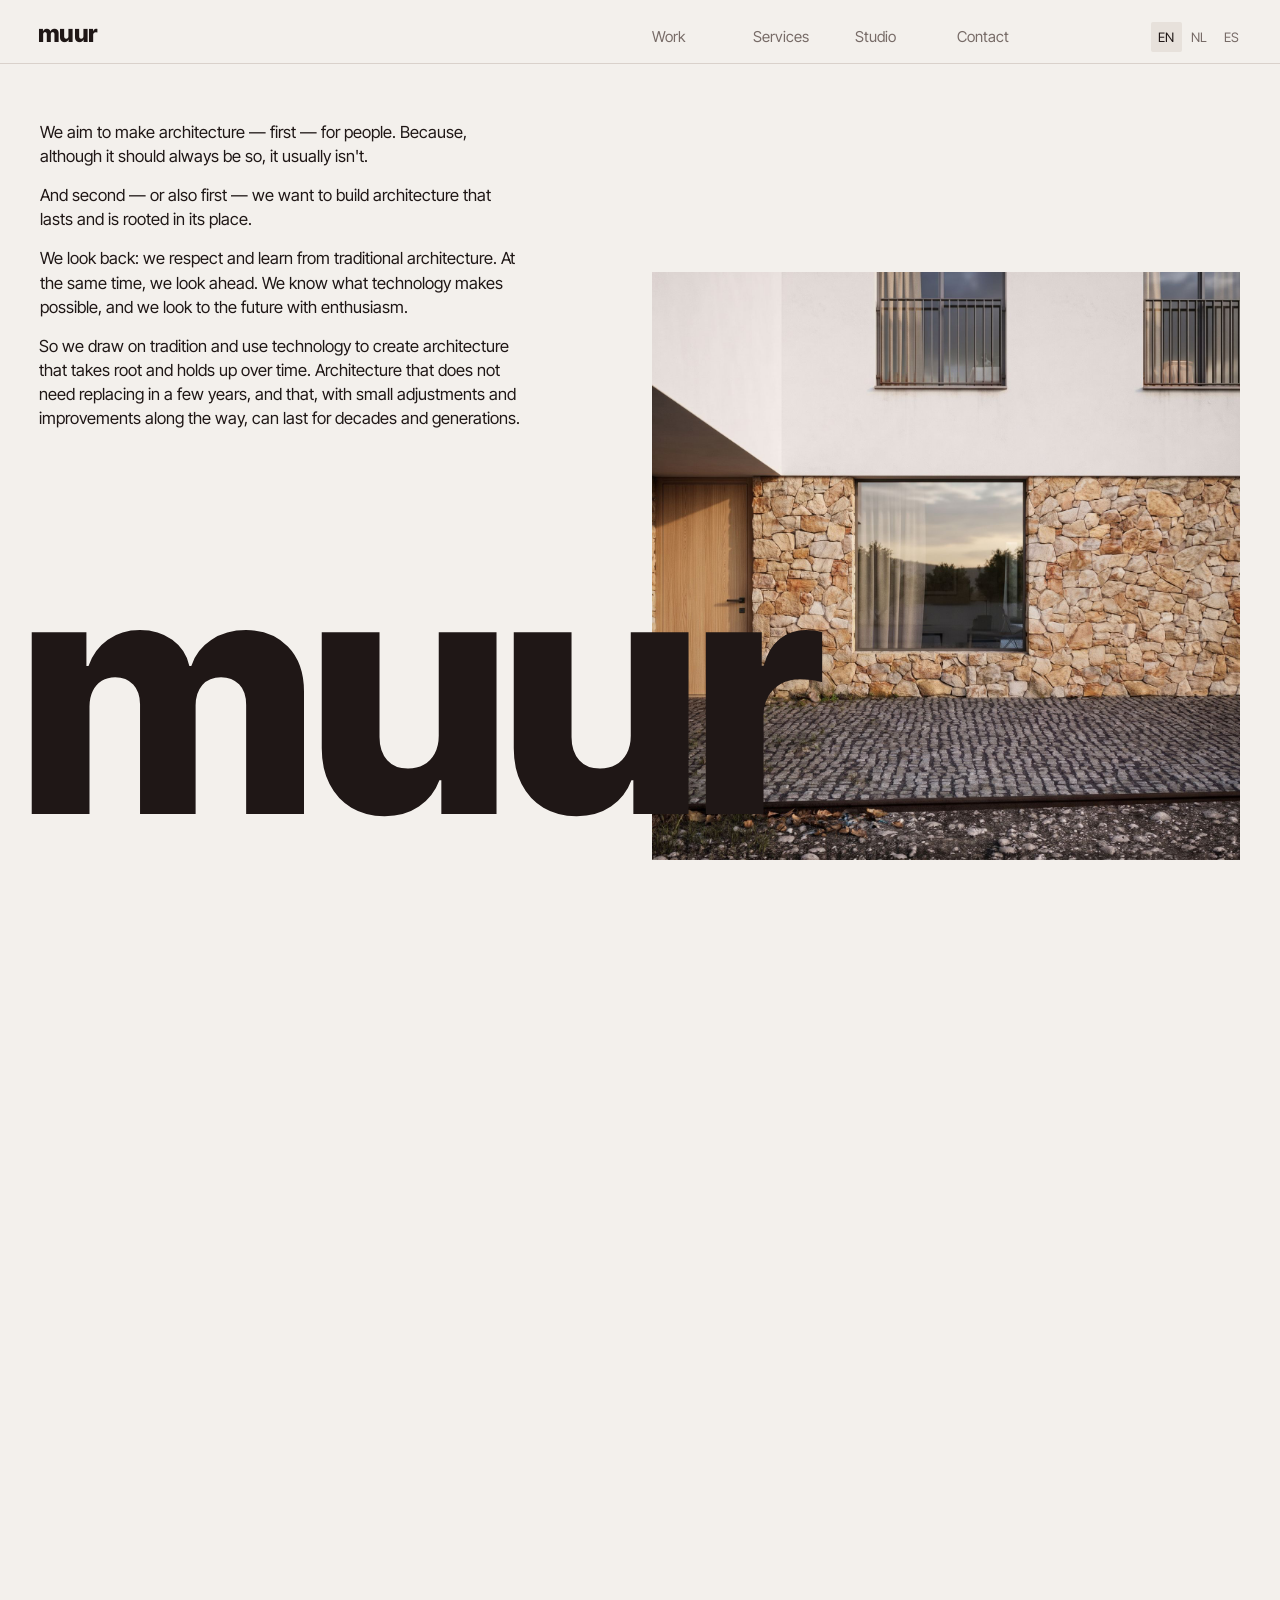
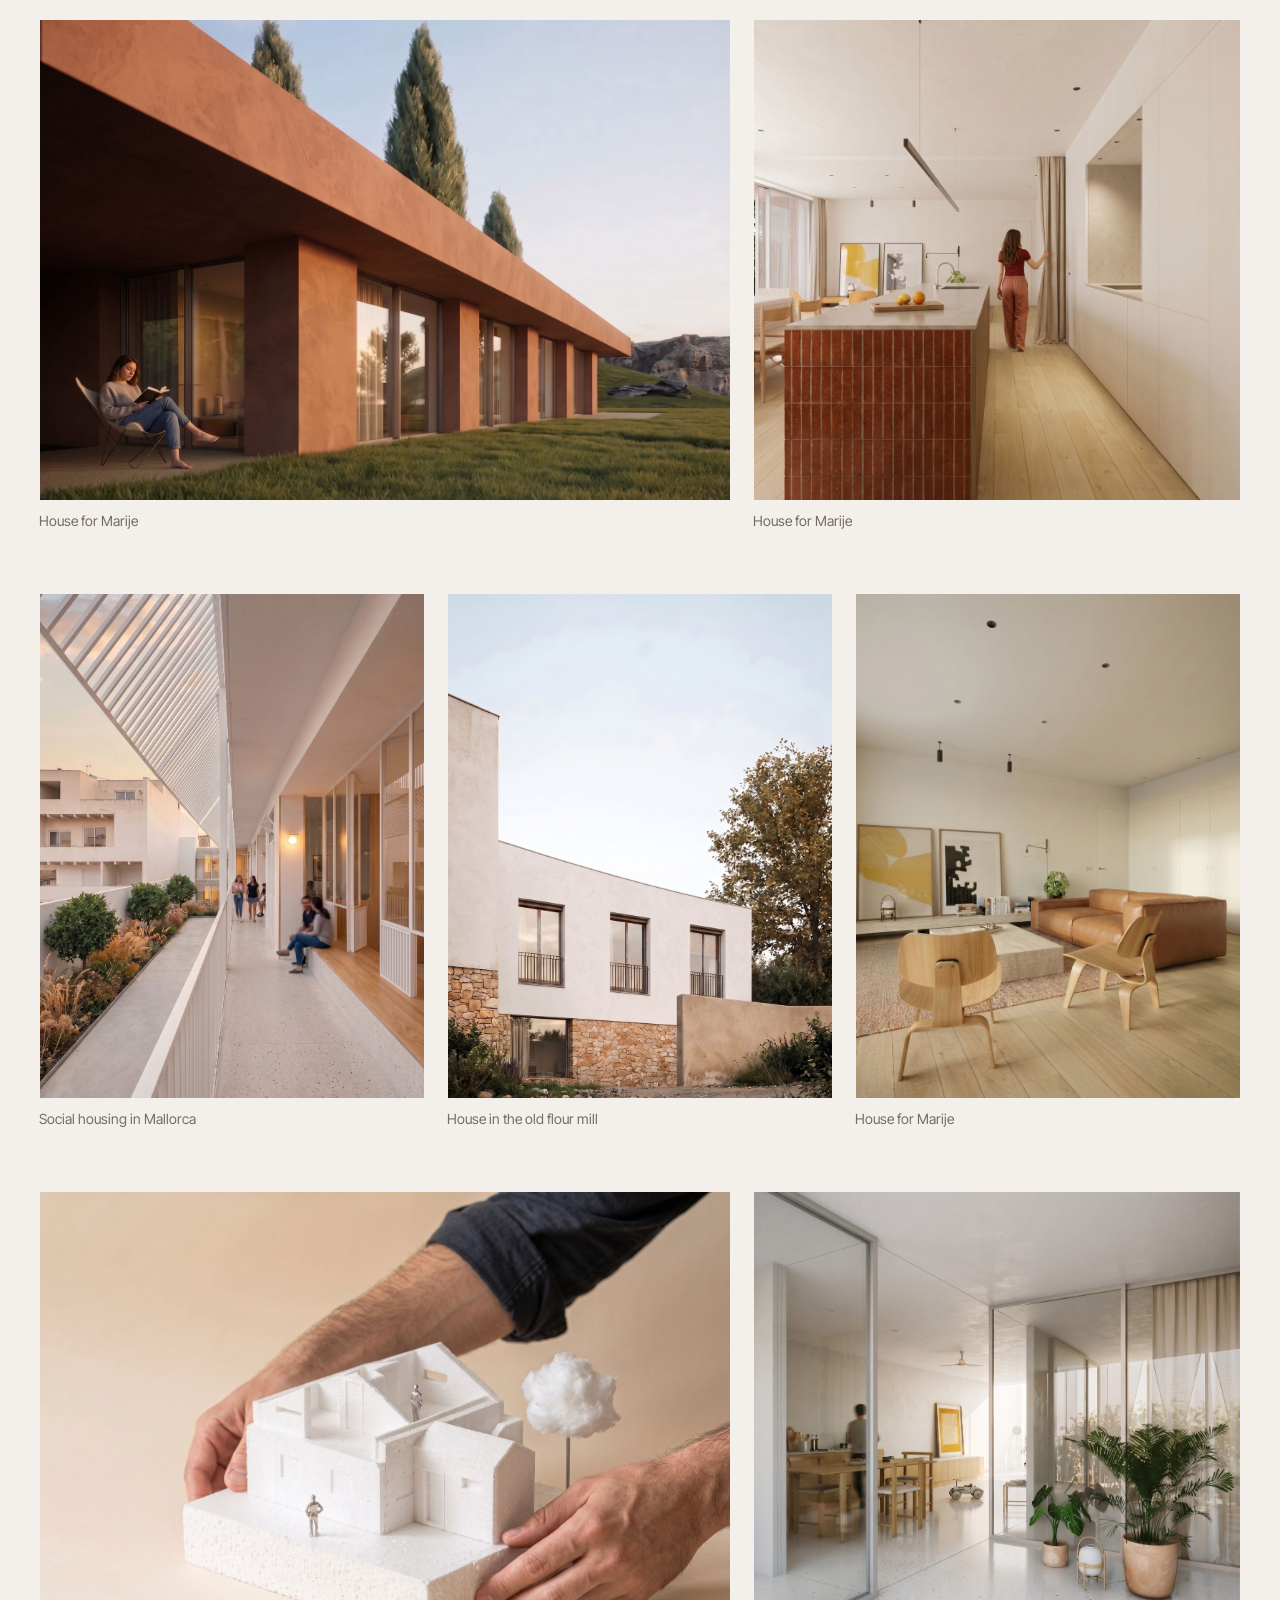
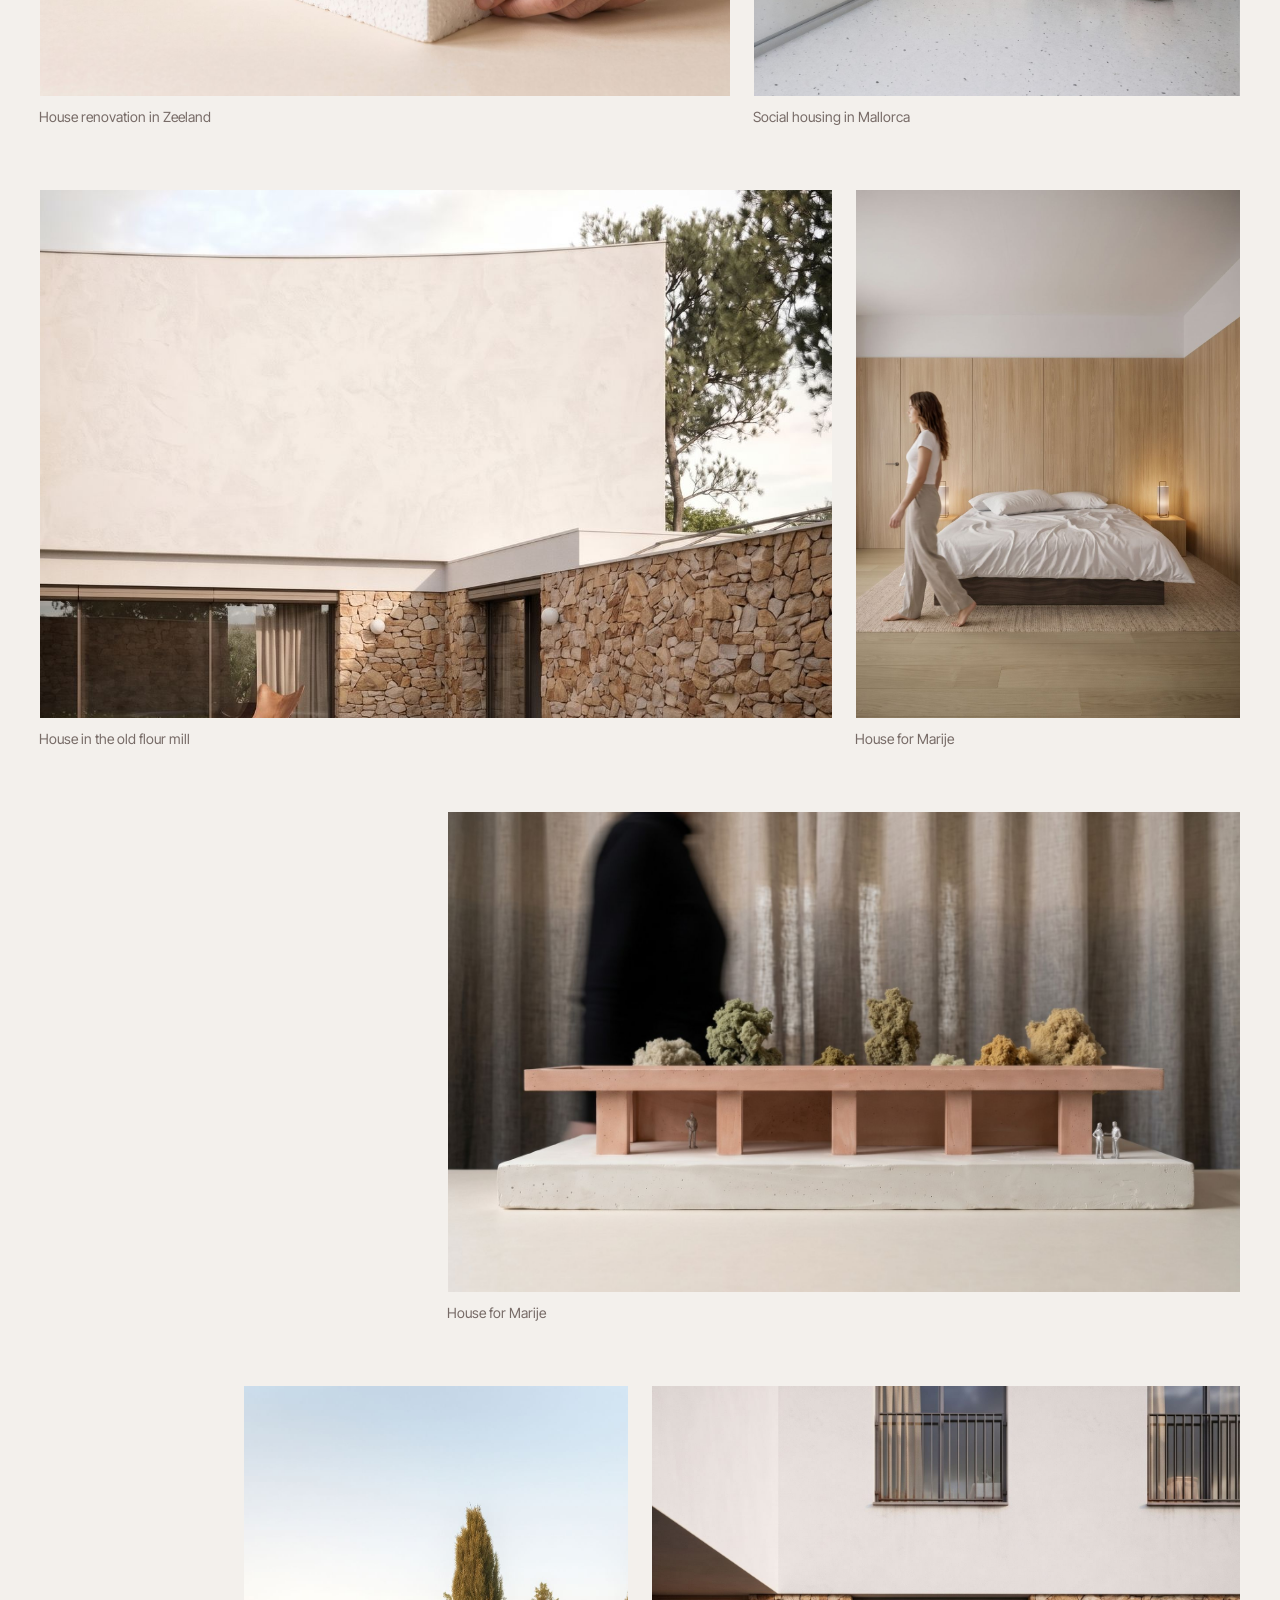
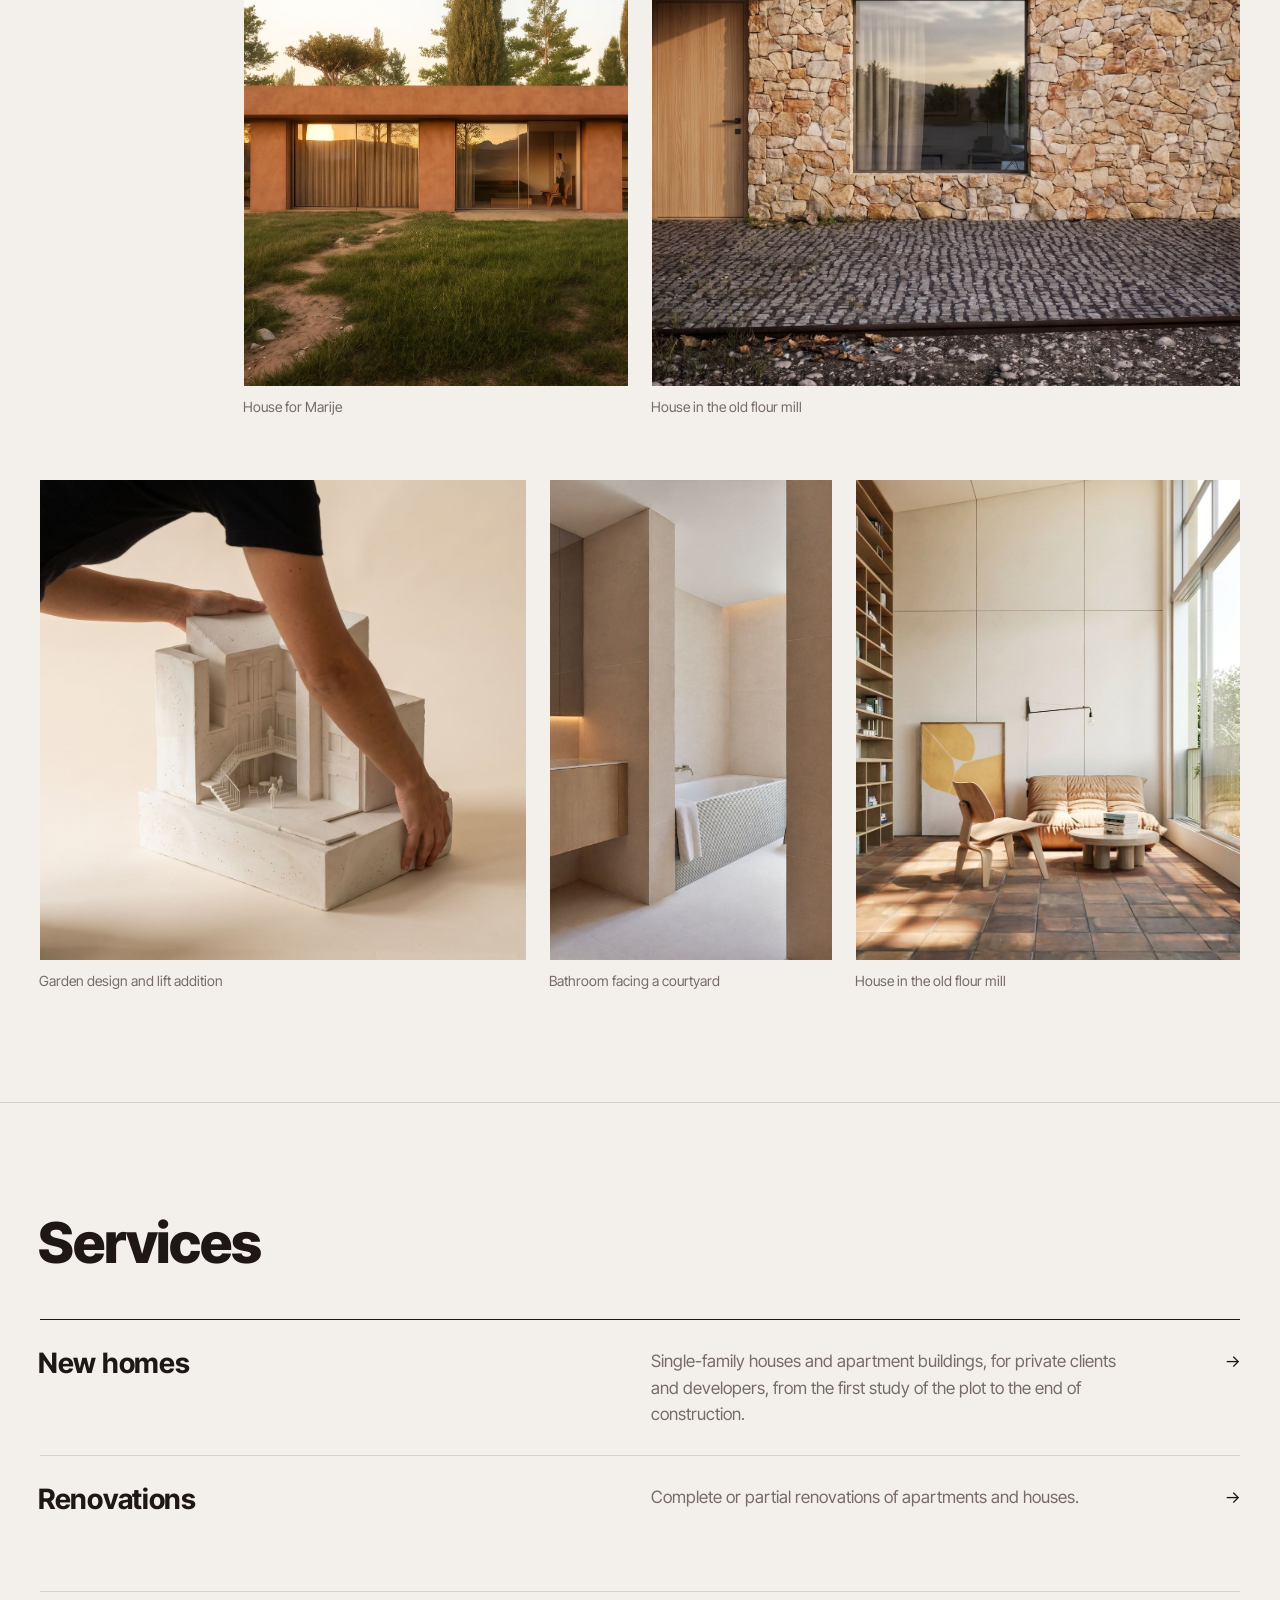
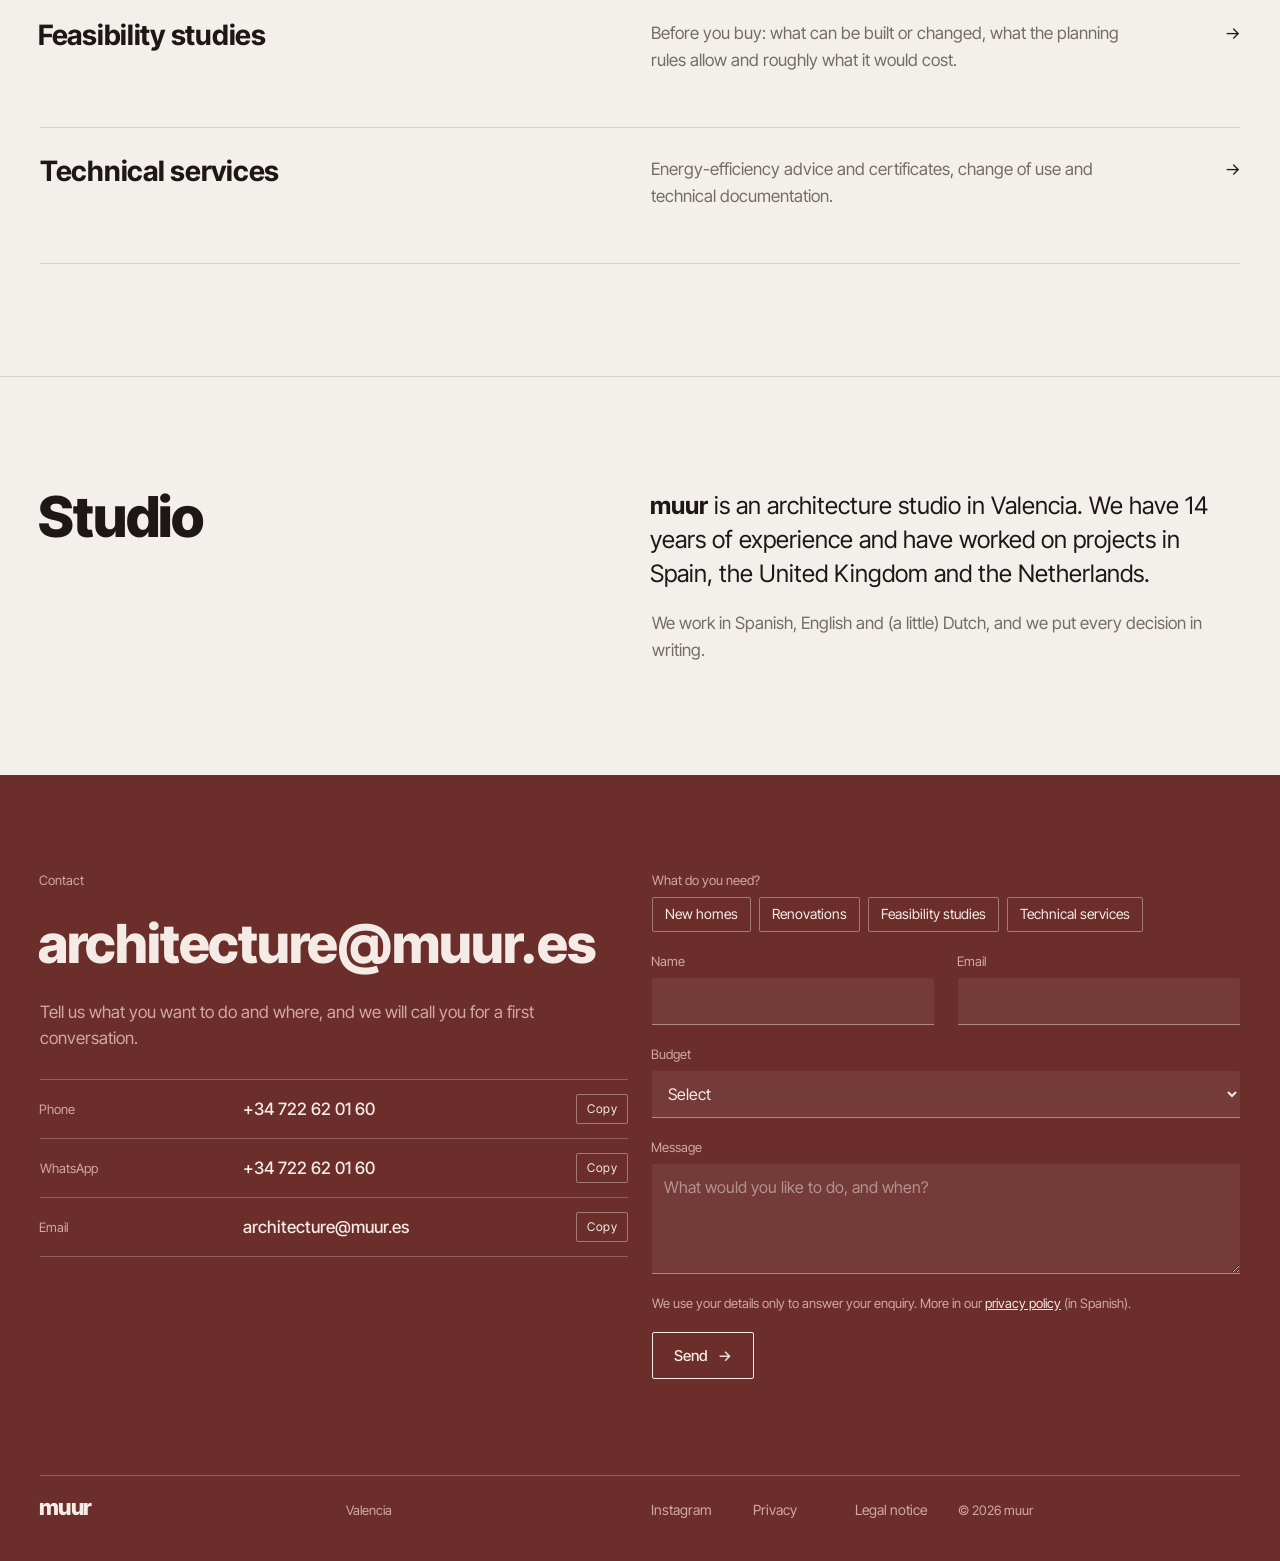
<file: index.html>
<!doctype html>
<html lang="en">
<head>
<meta charset="utf-8">
<meta name="viewport" content="width=device-width, initial-scale=1, viewport-fit=cover">
<title>muur architects</title>
<meta name="description" content="Architecture studio in Valencia. New homes and renovations in the Valencia region, in English, Dutch and Spanish.">
<link rel="icon" href="favicon.svg" type="image/svg+xml">
<link rel="icon" href="favicon-32.png" type="image/png" sizes="32x32">
<link rel="apple-touch-icon" href="apple-touch-icon.png">
<link rel="preconnect" href="https://fonts.googleapis.com">
<link rel="preconnect" href="https://fonts.gstatic.com" crossorigin>
<link rel="stylesheet" href="https://fonts.googleapis.com/css2?family=Inter+Tight:wght@400;500;700;800&display=swap">
<link rel="stylesheet" href="styles.css">
<style>:root { padding-top: env(safe-area-inset-top, 0px); padding-bottom: env(safe-area-inset-bottom, 0px); } body { margin: 0; } [hidden] { display: none !important; }</style>
</head>
<body>
<header class="site-head">
  <div class="pad g12 head-row">
    <a class="logo" href="#top" aria-label="muur, home" data-optical>muur</a>
    <nav class="main" id="main-nav" aria-label="Main"><a href="#work" data-i18n="nav.work" data-optical>Work</a><a href="#services" data-i18n="nav.services" data-optical>Services</a><a href="#studio" data-i18n="nav.studio" data-optical>Studio</a><a href="#contact" data-i18n="nav.contact" data-optical>Contact</a></nav>
    <div class="langs" role="group" aria-label="Language">
      <button type="button" id="lang-en" data-lang="en" aria-pressed="true">EN</button>
      <button type="button" id="lang-nl" data-lang="nl" aria-pressed="false">NL</button>
      <button type="button" id="lang-es" data-lang="es" aria-pressed="false">ES</button>
    </div>
    <button type="button" class="menu-btn" id="menu-btn" aria-expanded="false" aria-controls="main-nav" data-i18n="nav.menu">Menu</button>
  </div>
</header>

<main id="top">
  <section class="wall" id="wall" aria-label="muur">
    <div class="wall-stick">
      <div class="wall-text pad g12">
        <div class="manifesto" id="manifesto">
          <h1 class="sr-only" data-i18n="hero.title">Houses and renovations in the Valencia region.</h1>
          <p class="trim-top" data-i18n="m1">We aim to make architecture — first — for people. Because, although it should always be so, it usually isn't.</p>
          <p data-i18n="m2">And second — or also first — we want to build architecture that lasts and is rooted in its place.</p>
          <p data-i18n="m3">We look back: we respect and learn from traditional architecture. At the same time, we look ahead. We know what technology makes possible, and we look to the future with enthusiasm.</p>
          <p data-i18n="m4">So we draw on tradition and use technology to create architecture that takes root and holds up over time. Architecture that does not need replacing in a few years, and that, with small adjustments and improvements along the way, can last for decades and generations.</p>
        </div>
      </div>
      <div class="wordmark" id="wordmark" aria-hidden="true" data-optical>muur</div>
      <div class="opening" id="opening" role="img" aria-label="Images of the studio's projects">
        <div class="box0" aria-hidden="true"></div>
        <img src="img/cat-ext-01.jpg" alt="" class="on" decoding="async">
        <img src="img/har-ext-01.jpg" alt="" decoding="async">
        <img src="img/vpo-03.jpg" alt="" decoding="async">
        <img src="img/cat-kitchen.jpg" alt="" decoding="async">
        <img src="img/har-ext-04.jpg" alt="" decoding="async">
        <img src="img/vpo-01.jpg" alt="" decoding="async">
        <img src="img/nst-hands.jpg" alt="" decoding="async">
        <img src="img/cat-ext-02.jpg" alt="" decoding="async">
        <img src="img/har-ext-02.jpg" alt="" decoding="async">
        <img src="img/rup-01.jpg" alt="" decoding="async">
        <img src="img/cat-living.jpg" alt="" decoding="async">
        <img src="img/vpo-02.jpg" alt="" decoding="async">
        <img src="img/cat-model.jpg" alt="" decoding="async">
        <img src="img/har-ext-03.jpg" alt="" decoding="async">
        <img src="img/rup-04.jpg" alt="" decoding="async">
        <img src="img/cat-bedroom.jpg" alt="" decoding="async">
        <img src="img/har-int-01.jpg" alt="" decoding="async">
        <img src="img/nst-01.jpg" alt="" decoding="async">
        <img src="img/cal-01.jpg" alt="" decoding="async">
        <img src="img/cal-hands.jpg" alt="" decoding="async" class="final">
      </div>
    </div>
  </section>

  <section id="work" class="pad mosaic" aria-label="Work">
<div class="mrow" style="--k: 0.4"><a class="tile" href="cat.html" style="--c: 1 / 8"><div class="media"><img src="img/cat-ext-02.jpg" alt="Terracotta house with deep overhang and a butterfly chair" loading="lazy"></div><div class="cap"><span data-i18n="cat.title" data-optical>House for Marije</span></div></a><a class="tile" href="cat.html" style="--c: 8 / 13"><div class="media"><img src="img/cat-kitchen.jpg" alt="Kitchen with brick-clad island and oak floor" loading="lazy"></div><div class="cap"><span data-i18n="cat.title" data-optical>House for Marije</span></div></a></div>
<div class="mrow" style="--k: 0.42"><a class="tile" href="vpo.html" style="--c: 1 / 5"><div class="media"><img src="img/vpo-03.jpg" alt="Open gallery with terrazzo floor and wooden benches beside a planted garden, under white slatted screens" loading="lazy"></div><div class="cap"><span data-i18n="vpo.title" data-optical>Social housing in Mallorca</span></div></a><a class="tile" href="har.html" style="--c: 5 / 9"><div class="media"><img src="img/har-ext-01.jpg" alt="White house with dry-stone base and iron balconies" loading="lazy"></div><div class="cap"><span data-i18n="har.title" data-optical>House in the old flour mill</span></div></a><a class="tile" href="cat.html" style="--c: 9 / 13"><div class="media"><img src="img/cat-living.jpg" alt="Living room with leather sofa and plywood chairs" loading="lazy"></div><div class="cap"><span data-i18n="cat.title" data-optical>House for Marije</span></div></a></div>
<div class="mrow" style="--k: 0.42"><a class="tile" href="nst.html" style="--c: 1 / 8"><div class="media"><img src="img/nst-hands.jpg" alt="Hands placing a white foam study model of a gabled house" loading="lazy"></div><div class="cap"><span data-i18n="nst.title" data-optical>House renovation in Zeeland</span></div></a><a class="tile" href="vpo.html" style="--c: 8 / 13"><div class="media"><img src="img/vpo-01.jpg" alt="Flat interior with terrazzo floor, glass partitions, plants and the perforated facade behind a curtain" loading="lazy"></div><div class="cap"><span data-i18n="vpo.title" data-optical>Social housing in Mallorca</span></div></a></div>
<div class="mrow" style="--k: 0.44"><a class="tile" href="har.html" style="--c: 1 / 9"><div class="media"><img src="img/har-ext-04.jpg" alt="Curved white wall and round pool" loading="lazy"></div><div class="cap"><span data-i18n="har.title" data-optical>House in the old flour mill</span></div></a><a class="tile" href="cat.html" style="--c: 9 / 13"><div class="media"><img src="img/cat-bedroom.jpg" alt="Bedroom with oak wall panelling" loading="lazy"></div><div class="cap"><span data-i18n="cat.title" data-optical>House for Marije</span></div></a></div>
<div class="mrow" style="--k: 0.4"><a class="tile" href="cat.html" style="--c: 5 / 13"><div class="media"><img src="img/cat-model.jpg" alt="Terracotta study model of a single-storey house with a deep roof and pillars" loading="lazy"></div><div class="cap"><span data-i18n="cat.title" data-optical>House for Marije</span></div></a></div>
<div class="mrow" style="--k: 0.5"><a class="tile" href="cat.html" style="--c: 3 / 7"><div class="media"><img src="img/cat-ext-01.jpg" alt="Terracotta single-storey house among cypress trees at sunset" loading="lazy"></div><div class="cap"><span data-i18n="cat.title" data-optical>House for Marije</span></div></a><a class="tile" href="har.html" style="--c: 7 / 13"><div class="media"><img src="img/har-ext-02.jpg" alt="Stone base, oak door and cobbled forecourt" loading="lazy"></div><div class="cap"><span data-i18n="har.title" data-optical>House in the old flour mill</span></div></a></div>
<div class="mrow" style="--k: 0.4"><div class="tile" style="--c: 1 / 6"><div class="media"><img src="img/cal-hands.jpg" alt="Hands holding the white study model of the courtyard building" loading="lazy"></div><div class="cap"><span data-i18n="cal.title" data-optical>Garden design and lift addition</span></div></div><div class="tile" style="--c: 6 / 9"><div class="media"><img src="img/rup-04.jpg" alt="Vanity and bath seen between two walls" loading="lazy"></div><div class="cap"><span data-i18n="rup.title" data-optical>Bathroom facing a courtyard</span></div></div><a class="tile" href="har.html" style="--c: 9 / 13"><div class="media"><img src="img/har-int-01.jpg" alt="Double-height study with a tall bookcase, terracotta floor and a large window" loading="lazy"></div><div class="cap"><span data-i18n="har.title" data-optical>House in the old flour mill</span></div></a></div>
  </section>

  <section id="services" class="pad sec">
    <div class="g12 sec-row"><h2 class="trim-top" data-i18n="nav.services" data-optical>Services</h2></div>
    <ul class="svc-list">
<li><a class="svc" href="#contact" data-service="s1"><h3 class="trim-top" data-i18n="s1.title">New homes</h3><p class="trim-top" data-i18n="s1.text">Single-family houses and apartment buildings, for private clients and developers, from the first study of the plot to the end of construction.</p><span class="arrow" aria-hidden="true">→</span></a></li>
<li><a class="svc" href="#contact" data-service="s2"><h3 class="trim-top" data-i18n="s2.title">Renovations</h3><p class="trim-top" data-i18n="s2.text">Complete or partial renovations of apartments and houses.</p><span class="arrow" aria-hidden="true">→</span></a></li>
<li><a class="svc" href="#contact" data-service="s3"><h3 class="trim-top" data-i18n="s3.title">Feasibility studies</h3><p class="trim-top" data-i18n="s3.text">Before you buy: what can be built or changed, what the planning rules allow and roughly what it would cost.</p><span class="arrow" aria-hidden="true">→</span></a></li>
<li><a class="svc" href="#contact" data-service="s4"><h3 class="trim-top" data-i18n="s4.title">Technical services</h3><p class="trim-top" data-i18n="s4.text">Energy-efficiency advice and certificates, change of use and technical documentation.</p><span class="arrow" aria-hidden="true">→</span></a></li>
    </ul>
  </section>

  <section id="studio" class="pad sec">
    <div class="g12 studio">
      <h2 class="trim-top" data-i18n="nav.studio" data-optical>Studio</h2>
      <div class="studio-text"><p class="lead trim-top" data-i18n="studio.p1"><strong>muur</strong> is an architecture studio in Valencia. We have 14 years of experience and have worked on projects in Spain, the United Kingdom and the Netherlands.</p><p data-i18n="studio.p2">We work in Spanish, English and (a little) Dutch, and we put every decision in writing.</p></div>
    </div>
  </section>

<section class="contact pad" id="contact">
  <div class="g12 contact-grid">
    <div class="contact-left">
      <span class="small trim-top" data-i18n="nav.contact">Contact</span>
      <div class="big-mail" id="v-mail" data-optical>architecture@muur.es</div>
      <p data-i18n="contact.text">Tell us what you want to do and where, and we will call you for a first conversation.</p>
      <div class="lines">
        <div class="line"><span class="small" data-i18n="ch.phone">Phone</span><span class="val" id="v-tel">+34 722 62 01 60</span><button class="copy" type="button" data-copy="v-tel" data-i18n="copy">Copy</button></div>
        <div class="line"><span class="small" data-i18n="ch.wa">WhatsApp</span><span class="val" id="v-wa">+34 722 62 01 60</span><button class="copy" type="button" data-copy="v-wa" data-i18n="copy">Copy</button></div>
        <div class="line"><span class="small" data-i18n="ch.email">Email</span><span class="val">architecture@muur.es</span><button class="copy" type="button" data-copy="v-mail" data-i18n="copy">Copy</button></div>
      </div>
    </div>
    <form class="enquiry" id="enquiry" name="contact" method="POST" data-netlify="true" netlify-honeypot="company" novalidate>
      <input type="hidden" name="form-name" value="contact">
      <p class="hp" aria-hidden="true"><label>Company <input name="company" tabindex="-1" autocomplete="off"></label></p>
      <div class="field full"><span class="small trim-top" data-i18n="f.type">What do you need?</span><div class="chips" role="group" aria-label="Project type"><label><input type="radio" name="ptype" id="pt-s1" value="s1"><span data-i18n="s1.title">New homes</span></label><label><input type="radio" name="ptype" id="pt-s2" value="s2"><span data-i18n="s2.title">Renovations</span></label><label><input type="radio" name="ptype" id="pt-s3" value="s3"><span data-i18n="s3.title">Feasibility studies</span></label><label><input type="radio" name="ptype" id="pt-s4" value="s4"><span data-i18n="s4.title">Technical services</span></label></div></div>
      <div class="field"><label class="small" for="f-name" data-i18n="f.name">Name</label><input id="f-name" name="name" autocomplete="name"></div>
      <div class="field"><label class="small" for="f-email" data-i18n="f.email">Email</label><input id="f-email" name="email" type="email" autocomplete="email"></div>
      <div class="field full"><label class="small" for="f-budget" data-i18n="f.budget">Budget</label><select id="f-budget" name="budget"><option value="" data-i18n="b0">Select</option><option value="b1" data-i18n="b1">Up to €100,000</option><option value="b2" data-i18n="b2">€100,000 – 250,000</option><option value="b3" data-i18n="b3">€250,000 – 500,000</option><option value="b4" data-i18n="b4">More than €500,000</option></select></div>
      <div class="field full"><label class="small" for="f-msg" data-i18n="f.msg">Message</label><textarea id="f-msg" name="message" placeholder="What would you like to do, and when?" data-i18n-ph="f.msg.ph"></textarea></div>
      <p class="small form-privacy full" data-i18n="f.privacy">We use your details only to answer your enquiry. More in our <a href="privacidad.html">privacy policy</a> (in Spanish).</p>
      <div class="submit-row full">
        <button class="btn btn-onbrand" type="submit"><span data-i18n="f.send">Send</span> <span class="arrow" aria-hidden="true">→</span></button>
        <span class="form-note" id="form-note" role="status" aria-live="polite"></span>
      </div>
    </form>
  </div>
  <footer class="foot g12">
    <span class="logo" data-optical>muur</span>
    <span class="small">Valencia</span>
    <nav aria-label="Footer"><a href="https://www.instagram.com/muur_architects" target="_blank" rel="noopener">Instagram</a><a href="privacidad.html" data-i18n="foot.privacy">Privacy</a><a href="aviso-legal.html" data-i18n="foot.legal">Legal notice</a></nav>
    <span class="small">© 2026 muur</span>
  </footer>
</section>
</main>


<script src="site.js"></script>
</body>
</html>
</file>
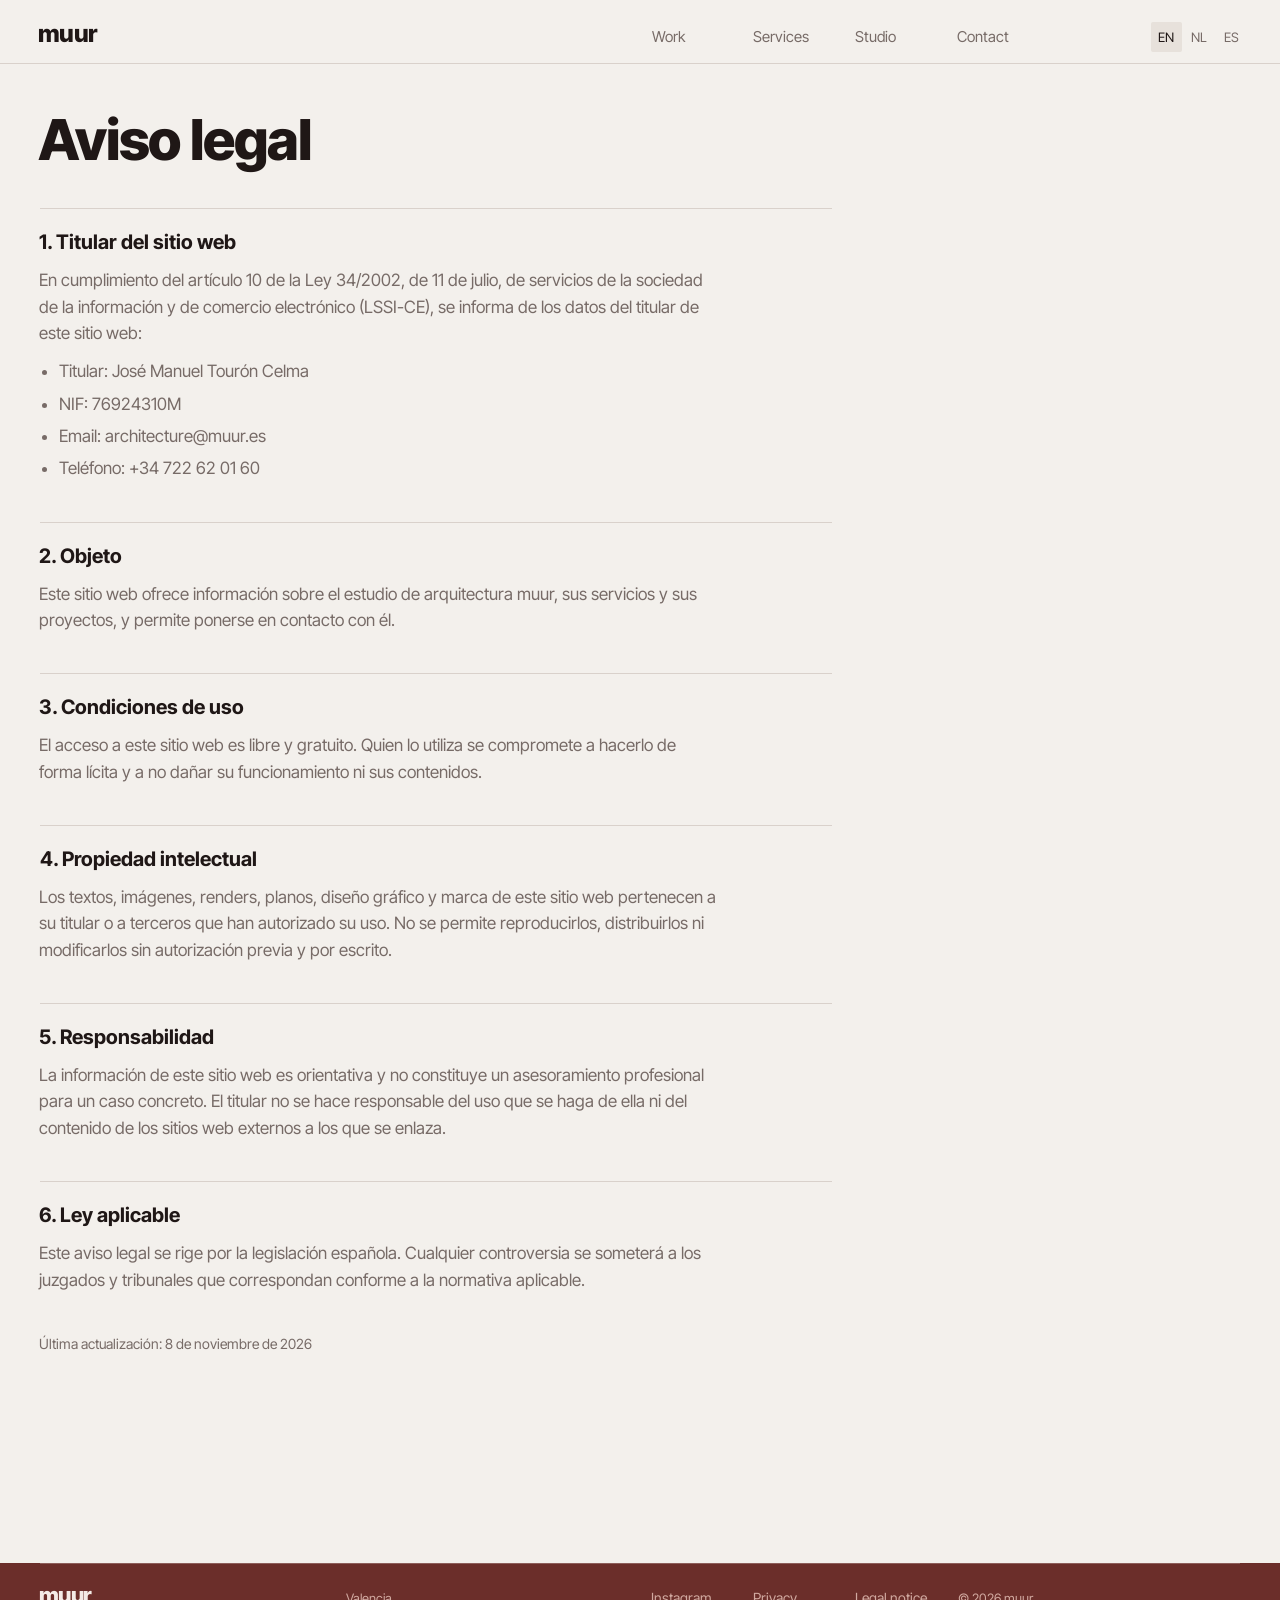
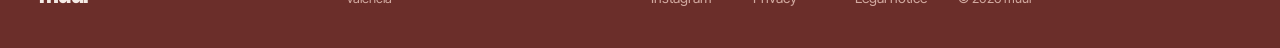
<file: aviso-legal.html>
<!doctype html>
<html lang="es">
<head>
<meta charset="utf-8">
<meta name="viewport" content="width=device-width, initial-scale=1, viewport-fit=cover">
<title>Aviso legal · muur architects</title>
<meta name="robots" content="noindex">
<meta name="description" content="Architecture studio in Valencia. New homes and renovations in the Valencia region, in English, Dutch and Spanish.">
<link rel="icon" href="favicon.svg" type="image/svg+xml">
<link rel="icon" href="favicon-32.png" type="image/png" sizes="32x32">
<link rel="apple-touch-icon" href="apple-touch-icon.png">
<link rel="preconnect" href="https://fonts.googleapis.com">
<link rel="preconnect" href="https://fonts.gstatic.com" crossorigin>
<link rel="stylesheet" href="https://fonts.googleapis.com/css2?family=Inter+Tight:wght@400;500;700;800&display=swap">
<link rel="stylesheet" href="styles.css">
<style>:root { padding-top: env(safe-area-inset-top, 0px); padding-bottom: env(safe-area-inset-bottom, 0px); } body { margin: 0; } [hidden] { display: none !important; }</style>
</head>
<body>
<header class="site-head">
  <div class="pad g12 head-row">
    <a class="logo" href="index.html" aria-label="muur, home" data-optical>muur</a>
    <nav class="main" id="main-nav" aria-label="Main"><a href="index.html#work" data-i18n="nav.work" data-optical>Work</a><a href="index.html#services" data-i18n="nav.services" data-optical>Services</a><a href="index.html#studio" data-i18n="nav.studio" data-optical>Studio</a><a href="index.html#contact" data-i18n="nav.contact" data-optical>Contact</a></nav>
    <div class="langs" role="group" aria-label="Language">
      <button type="button" id="lang-en" data-lang="en" aria-pressed="true">EN</button>
      <button type="button" id="lang-nl" data-lang="nl" aria-pressed="false">NL</button>
      <button type="button" id="lang-es" data-lang="es" aria-pressed="false">ES</button>
    </div>
    <button type="button" class="menu-btn" id="menu-btn" aria-expanded="false" aria-controls="main-nav" data-i18n="nav.menu">Menu</button>
  </div>
</header>
<main id="top" class="pad legal">
  <div class="g12">
    <div class="legal-body" lang="es">
      <h1 data-optical>Aviso legal</h1>

<section><h2>1. Titular del sitio web</h2>
<p>En cumplimiento del artículo 10 de la Ley 34/2002, de 11 de julio, de servicios de la sociedad de la información y de comercio electrónico (LSSI-CE), se informa de los datos del titular de este sitio web:</p>
<ul>
<li>Titular: José Manuel Tourón Celma</li>
<li>NIF: 76924310M</li>
<li>Email: architecture@muur.es</li>
<li>Teléfono: +34 722 62 01 60</li>
</ul></section>
<section><h2>2. Objeto</h2>
<p>Este sitio web ofrece información sobre el estudio de arquitectura muur, sus servicios y sus proyectos, y permite ponerse en contacto con él.</p></section>
<section><h2>3. Condiciones de uso</h2>
<p>El acceso a este sitio web es libre y gratuito. Quien lo utiliza se compromete a hacerlo de forma lícita y a no dañar su funcionamiento ni sus contenidos.</p></section>
<section><h2>4. Propiedad intelectual</h2>
<p>Los textos, imágenes, renders, planos, diseño gráfico y marca de este sitio web pertenecen a su titular o a terceros que han autorizado su uso. No se permite reproducirlos, distribuirlos ni modificarlos sin autorización previa y por escrito.</p></section>
<section><h2>5. Responsabilidad</h2>
<p>La información de este sitio web es orientativa y no constituye un asesoramiento profesional para un caso concreto. El titular no se hace responsable del uso que se haga de ella ni del contenido de los sitios web externos a los que se enlaza.</p></section>
<section><h2>6. Ley aplicable</h2>
<p>Este aviso legal se rige por la legislación española. Cualquier controversia se someterá a los juzgados y tribunales que correspondan conforme a la normativa aplicable.</p></section>
<p class="updated">Última actualización: 8 de noviembre de 2026</p>

    </div>
  </div>
</main>
<section class="contact pad"><footer class="foot g12">
    <span class="logo" data-optical>muur</span>
    <span class="small">Valencia</span>
    <nav aria-label="Footer"><a href="https://www.instagram.com/muur_architects" target="_blank" rel="noopener">Instagram</a><a href="privacidad.html" data-i18n="foot.privacy">Privacy</a><a href="aviso-legal.html" data-i18n="foot.legal">Legal notice</a></nav>
    <span class="small">© 2026 muur</span>
  </footer></section>
<script src="site.js"></script>
</body>
</html>
</file>
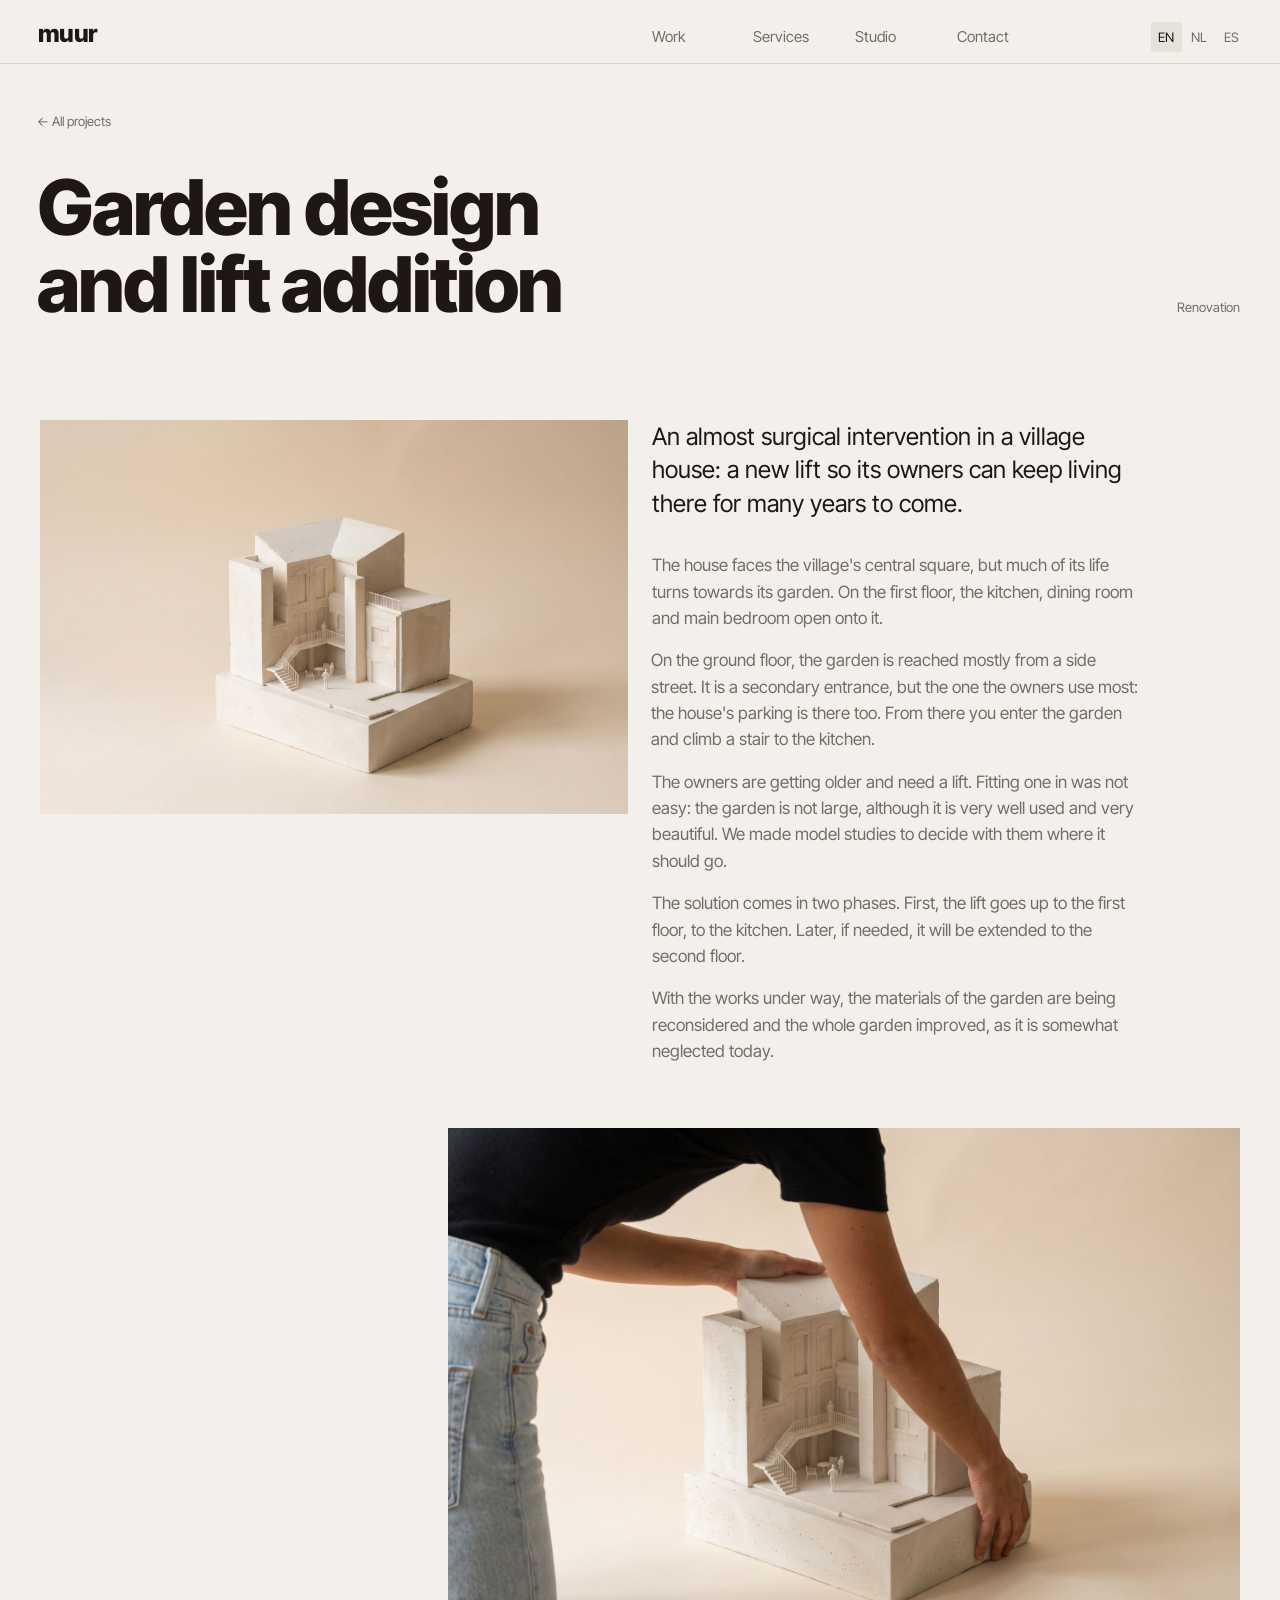
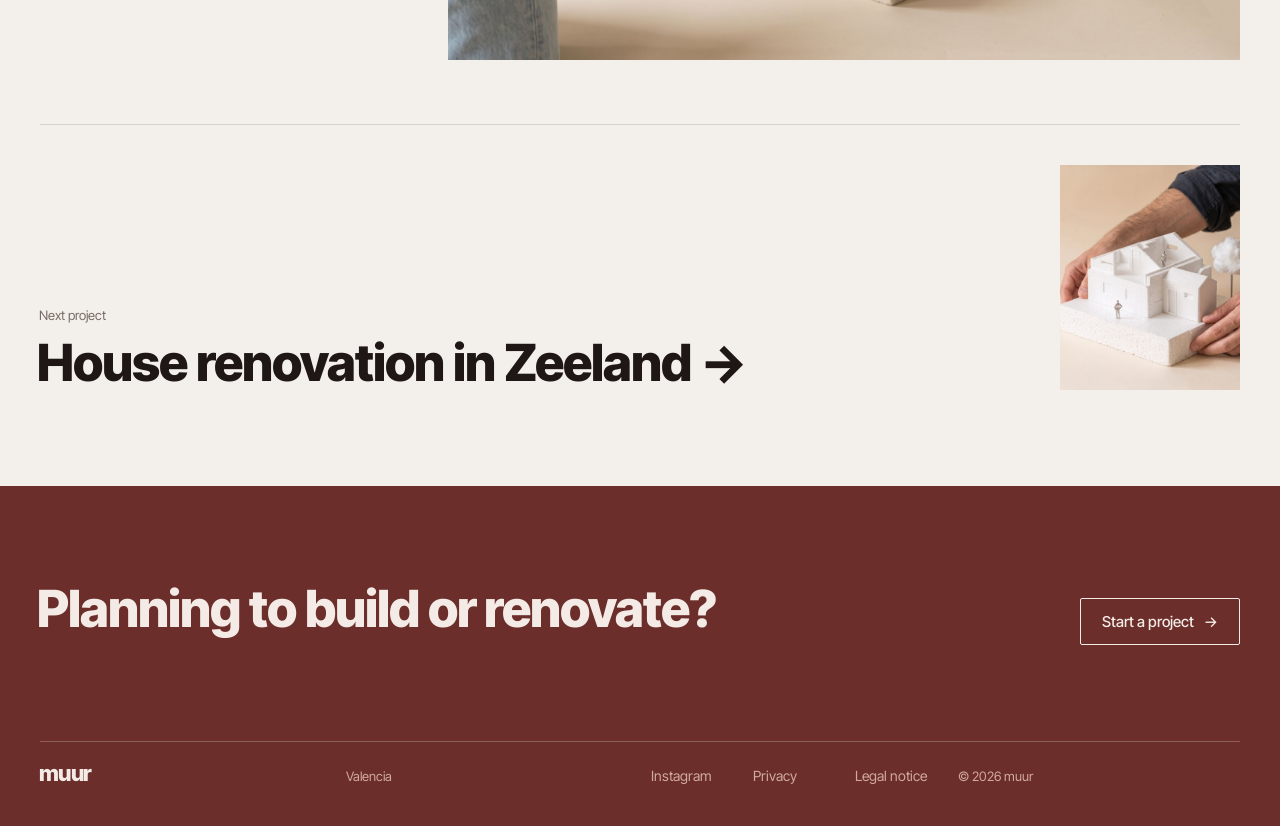
<file: cal.html>
<!doctype html>
<html lang="en">
<head>
<meta charset="utf-8">
<meta name="robots" content="noindex, nofollow">
<meta name="viewport" content="width=device-width, initial-scale=1, viewport-fit=cover">
<title>Garden design and lift addition · muur architects</title>
<meta name="description" content="Architecture studio in Valencia. New homes and renovations in the Valencia region, in English, Dutch and Spanish.">
<link rel="icon" href="favicon.svg" type="image/svg+xml">
<link rel="icon" href="favicon-32.png" type="image/png" sizes="32x32">
<link rel="apple-touch-icon" href="apple-touch-icon.png">
<link rel="preconnect" href="https://fonts.googleapis.com">
<link rel="preconnect" href="https://fonts.gstatic.com" crossorigin>
<link rel="stylesheet" href="https://fonts.googleapis.com/css2?family=Inter+Tight:wght@400;500;700;800&display=swap">
<link rel="stylesheet" href="styles.css">
<style>:root { padding-top: env(safe-area-inset-top, 0px); padding-bottom: env(safe-area-inset-bottom, 0px); } body { margin: 0; } [hidden] { display: none !important; }</style>
</head>
<body>
<header class="site-head">
  <div class="pad g12 head-row">
    <a class="logo" href="index.html" aria-label="muur, home" data-optical>muur</a>
    <nav class="main" id="main-nav" aria-label="Main"><a href="index.html#work" data-i18n="nav.work" data-optical>Work</a><a href="index.html#services" data-i18n="nav.services" data-optical>Services</a><a href="index.html#studio" data-i18n="nav.studio" data-optical>Studio</a><a href="index.html#contact" data-i18n="nav.contact" data-optical>Contact</a></nav>
    <div class="langs" role="group" aria-label="Language">
      <button type="button" id="lang-en" data-lang="en" aria-pressed="true">EN</button>
      <button type="button" id="lang-nl" data-lang="nl" aria-pressed="false">NL</button>
      <button type="button" id="lang-es" data-lang="es" aria-pressed="false">ES</button>
    </div>
    <button type="button" class="menu-btn" id="menu-btn" aria-expanded="false" aria-controls="main-nav" data-i18n="nav.menu">Menu</button>
  </div>
</header>

<main id="top">
  <div class="pad p-top">
    <a class="back small" href="index.html#work" data-optical>← <span data-i18n="p.all">All projects</span></a>
    <div class="g12 p-head">
      <div class="p-titles"><h1 data-i18n="cal.title" data-optical>Garden design and lift addition</h1></div>
      <span class="small p-type" data-i18n="type.ren">Renovation</span>
    </div>
  </div>

  <div class="pad g12 p-main">
    <p class="intro trim-top" data-i18n="cal.intro">An almost surgical intervention in a village house: a new lift so its owners can keep living there for many years to come.</p>
    <div class="body"><p class="trim-top" data-i18n="cal.b1">The house faces the village's central square, but much of its life turns towards its garden. On the first floor, the kitchen, dining room and main bedroom open onto it.</p><p data-i18n="cal.b2">On the ground floor, the garden is reached mostly from a side street. It is a secondary entrance, but the one the owners use most: the house's parking is there too. From there you enter the garden and climb a stair to the kitchen.</p><p data-i18n="cal.b3">The owners are getting older and need a lift. Fitting one in was not easy: the garden is not large, although it is very well used and very beautiful. We made model studies to decide with them where it should go.</p><p data-i18n="cal.b4">The solution comes in two phases. First, the lift goes up to the first floor, to the kitchen. Later, if needed, it will be extended to the second floor.</p><p data-i18n="cal.b5">With the works under way, the materials of the garden are being reconsidered and the whole garden improved, as it is somewhat neglected today.</p></div>
    <div class="p-lead"><img src="img/cal-01.jpg" alt="White study model of a building with arched facade, courtyard and outdoor stair" loading="eager"></div>
  </div>

  <div class="pad mosaic p-gallery">
<div class="mrow nocap free"><figure class="tile" style="--c: 5 / 13"><div class="media"><img src="img/cal-hands.jpg" alt="Hands holding the white study model of the courtyard building" loading="lazy"></div><div class="cap"><span data-i18n="cal.title" data-optical>Garden design and lift addition</span></div></figure></div>
  </div>

  <div class="pad">
    <a class="g12 p-next" href="nst.html">
      <span class="nx-text"><span class="small" data-i18n="p.next">Next project</span><span class="nx-name" data-optical><span data-i18n="nst.title">House renovation in Zeeland</span> <span class="arrow" aria-hidden="true">→</span></span></span>
      <span class="nx-img"><img src="img/nst-hands.jpg" alt="Hands placing a white foam study model of a gabled house" loading="lazy"></span>
    </a>
  </div>

<section class="contact pad">
  <div class="g12 cta-row">
    <h2 class="trim-top" data-i18n="p.cta.title">Planning to build or renovate?</h2>
    <a class="btn btn-onbrand" href="index.html#contact"><span data-i18n="p.cta">Start a project</span> <span class="arrow" aria-hidden="true">→</span></a>
  </div>
  <footer class="foot g12">
    <span class="logo" data-optical>muur</span>
    <span class="small">Valencia</span>
    <nav aria-label="Footer"><a href="https://www.instagram.com/muur_architects" target="_blank" rel="noopener">Instagram</a><a href="privacidad.html" data-i18n="foot.privacy">Privacy</a><a href="aviso-legal.html" data-i18n="foot.legal">Legal notice</a></nav>
    <span class="small">© 2026 muur</span>
  </footer>
</section>
</main>

<script src="site.js"></script>
</body>
</html>
</file>
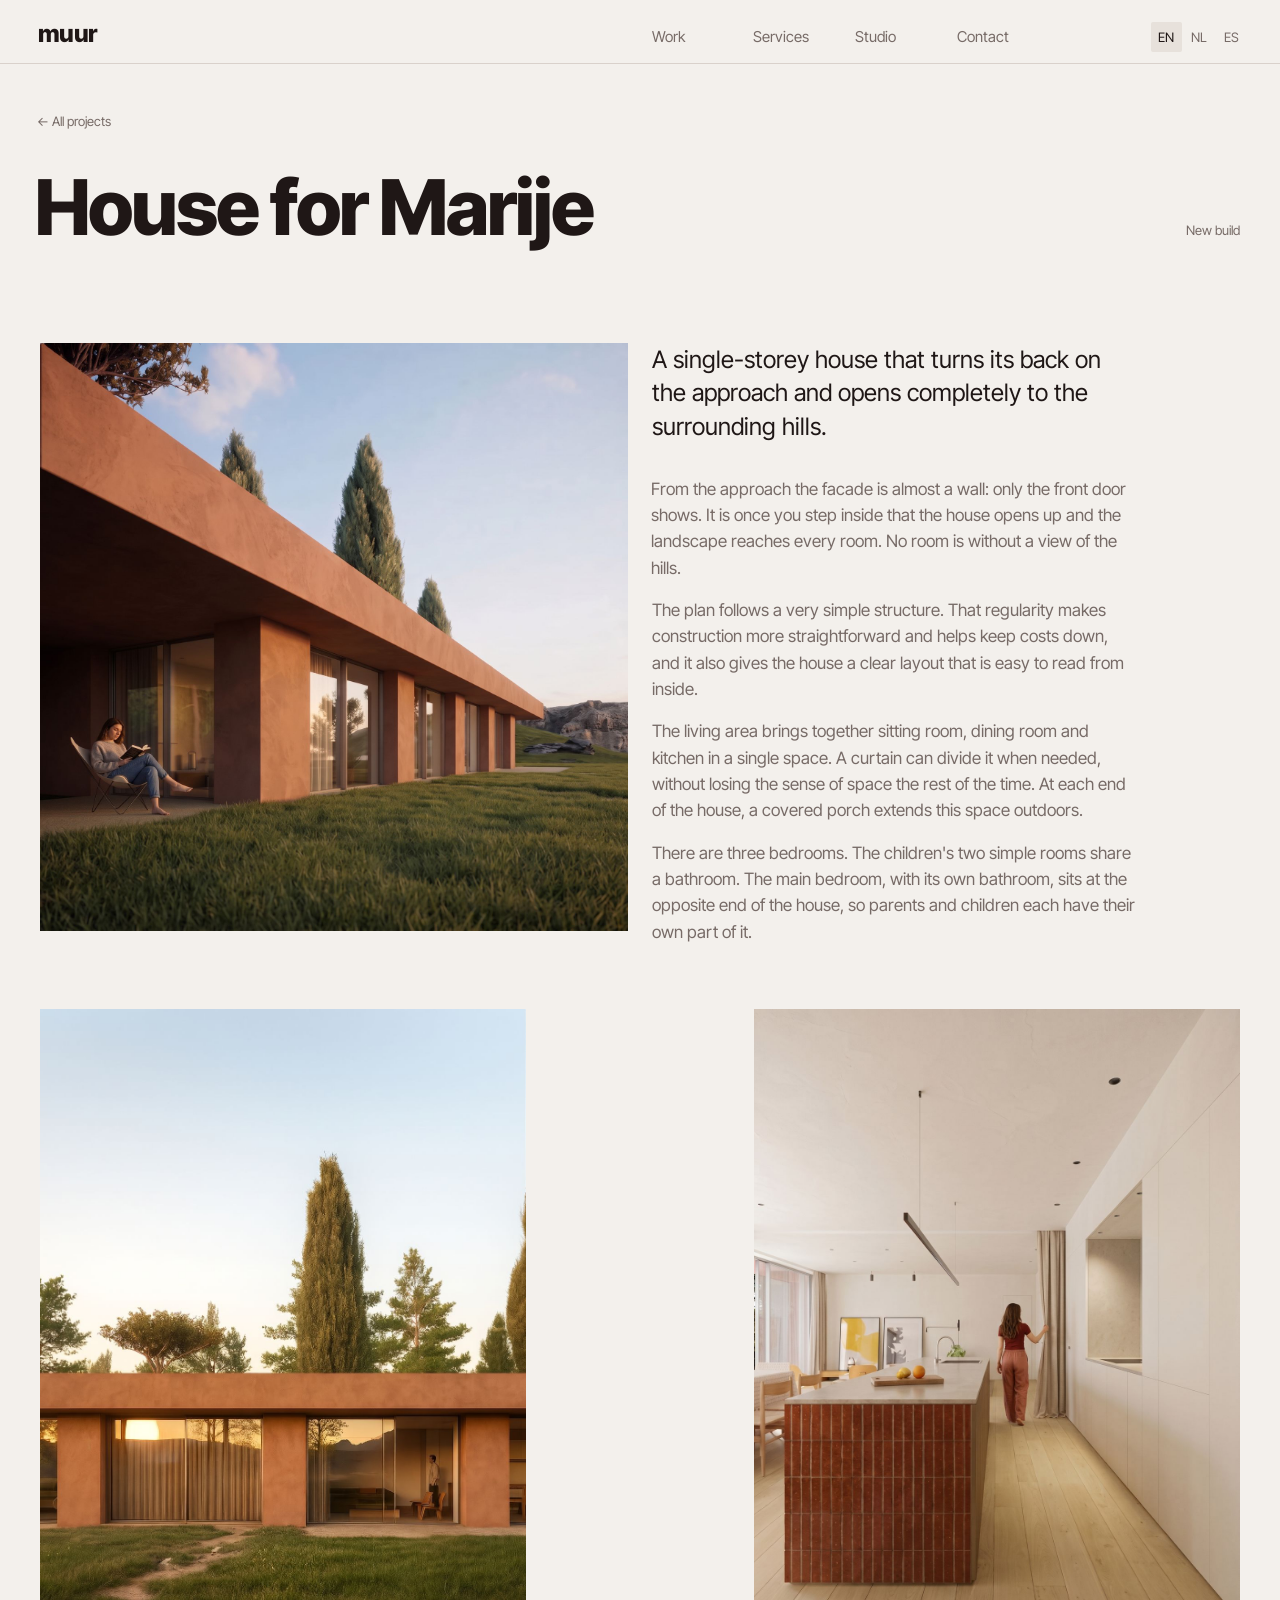
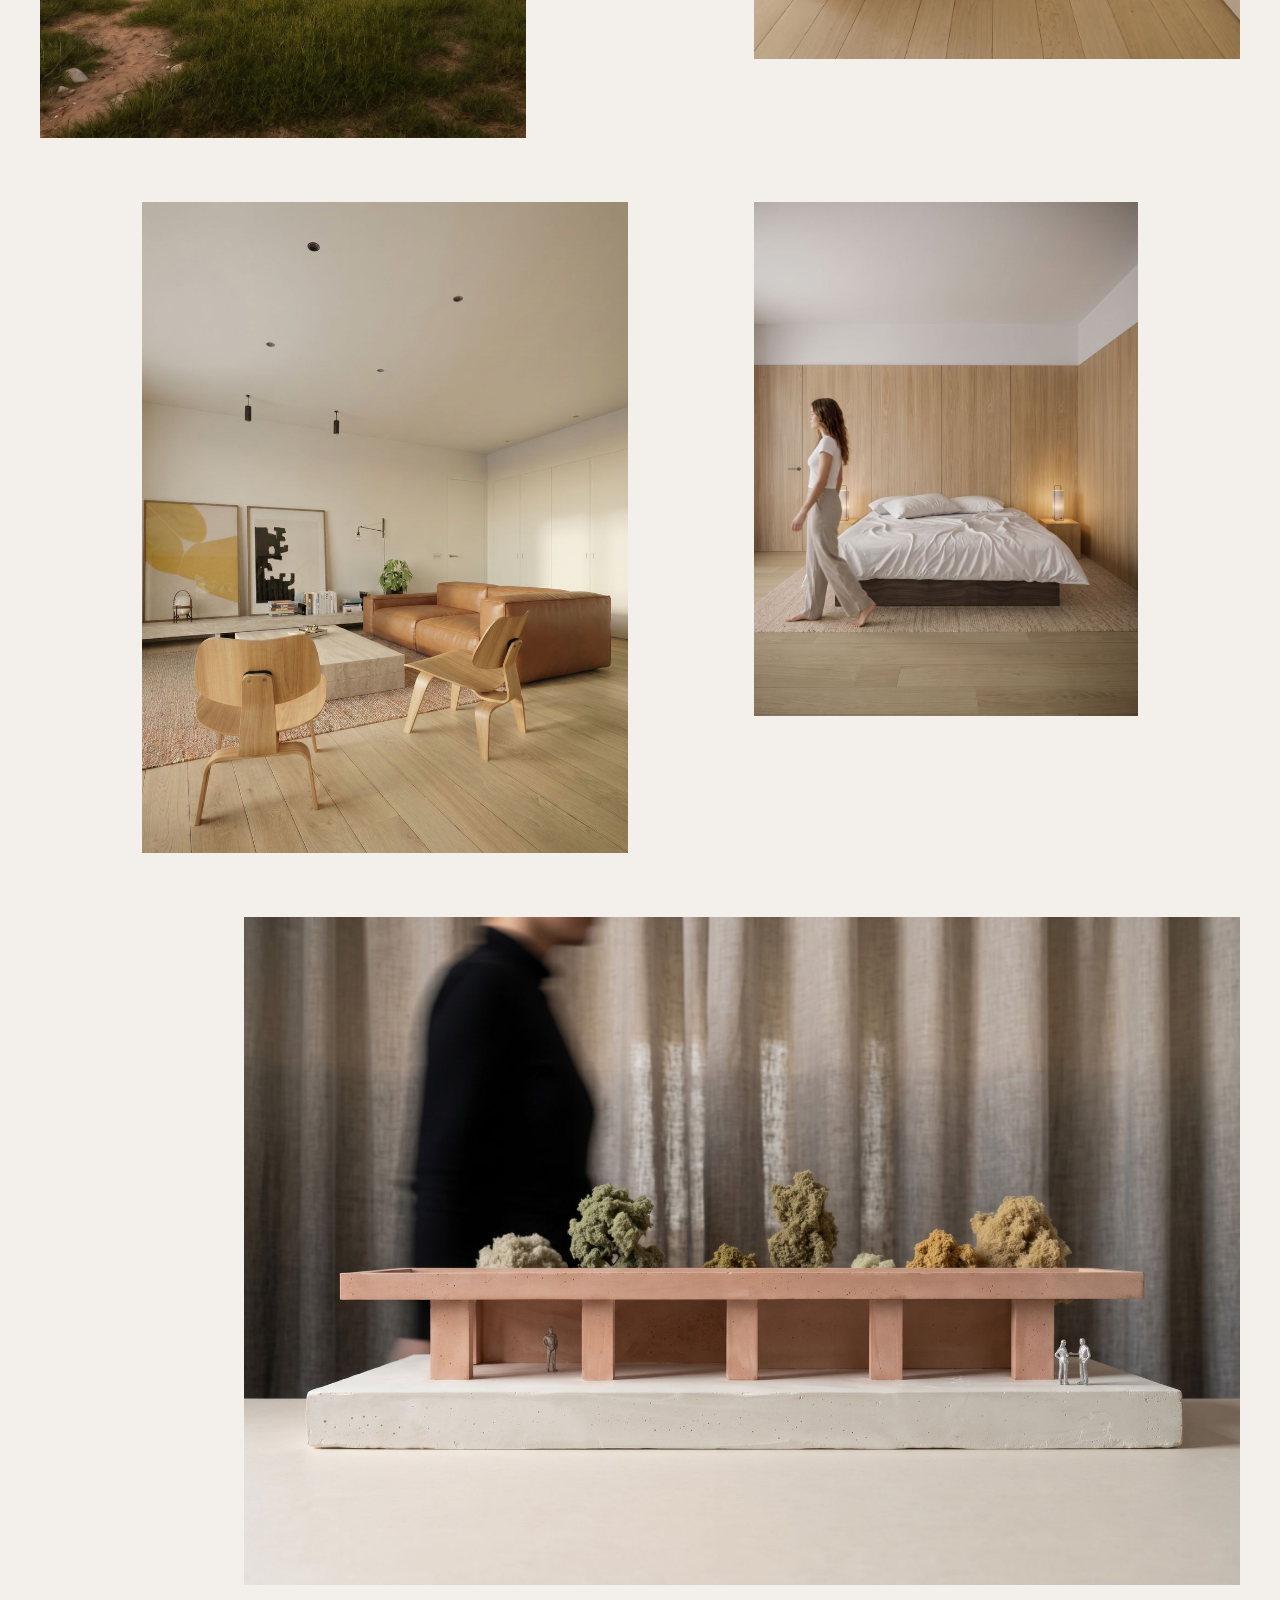
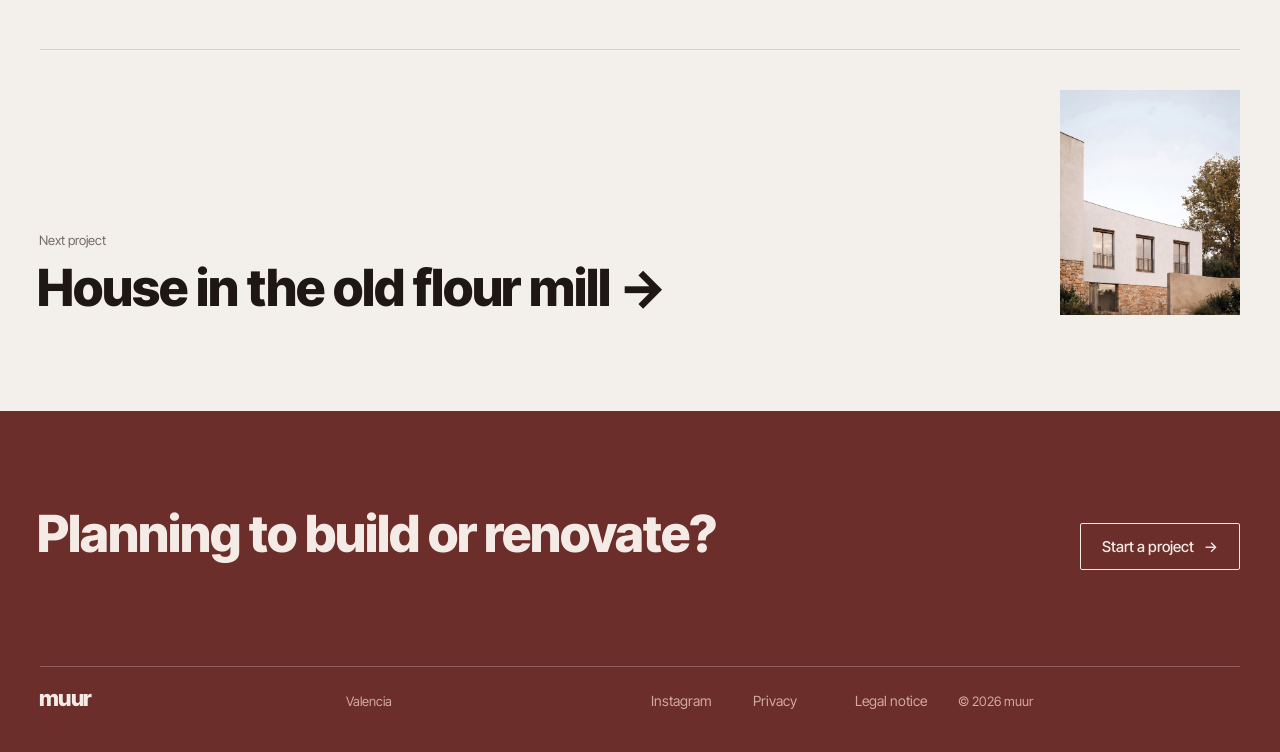
<file: cat.html>
<!doctype html>
<html lang="en">
<head>
<meta charset="utf-8">
<meta name="viewport" content="width=device-width, initial-scale=1, viewport-fit=cover">
<title>House for Marije · muur architects</title>
<meta name="description" content="Architecture studio in Valencia. New homes and renovations in the Valencia region, in English, Dutch and Spanish.">
<link rel="icon" href="favicon.svg" type="image/svg+xml">
<link rel="icon" href="favicon-32.png" type="image/png" sizes="32x32">
<link rel="apple-touch-icon" href="apple-touch-icon.png">
<link rel="preconnect" href="https://fonts.googleapis.com">
<link rel="preconnect" href="https://fonts.gstatic.com" crossorigin>
<link rel="stylesheet" href="https://fonts.googleapis.com/css2?family=Inter+Tight:wght@400;500;700;800&display=swap">
<link rel="stylesheet" href="styles.css">
<style>:root { padding-top: env(safe-area-inset-top, 0px); padding-bottom: env(safe-area-inset-bottom, 0px); } body { margin: 0; } [hidden] { display: none !important; }</style>
</head>
<body>
<header class="site-head">
  <div class="pad g12 head-row">
    <a class="logo" href="index.html" aria-label="muur, home" data-optical>muur</a>
    <nav class="main" id="main-nav" aria-label="Main"><a href="index.html#work" data-i18n="nav.work" data-optical>Work</a><a href="index.html#services" data-i18n="nav.services" data-optical>Services</a><a href="index.html#studio" data-i18n="nav.studio" data-optical>Studio</a><a href="index.html#contact" data-i18n="nav.contact" data-optical>Contact</a></nav>
    <div class="langs" role="group" aria-label="Language">
      <button type="button" id="lang-en" data-lang="en" aria-pressed="true">EN</button>
      <button type="button" id="lang-nl" data-lang="nl" aria-pressed="false">NL</button>
      <button type="button" id="lang-es" data-lang="es" aria-pressed="false">ES</button>
    </div>
    <button type="button" class="menu-btn" id="menu-btn" aria-expanded="false" aria-controls="main-nav" data-i18n="nav.menu">Menu</button>
  </div>
</header>

<main id="top">
  <div class="pad p-top">
    <a class="back small" href="index.html#work" data-optical>← <span data-i18n="p.all">All projects</span></a>
    <div class="g12 p-head">
      <div class="p-titles"><h1 data-i18n="cat.title" data-optical>House for Marije</h1></div>
      <span class="small p-type" data-i18n="type.new">New build</span>
    </div>
  </div>

  <div class="pad g12 p-main">
    <p class="intro trim-top" data-i18n="cat.intro">A single-storey house that turns its back on the approach and opens completely to the surrounding hills.</p>
    <div class="body"><p class="trim-top" data-i18n="cat.b1">From the approach the facade is almost a wall: only the front door shows. It is once you step inside that the house opens up and the landscape reaches every room. No room is without a view of the hills.</p><p data-i18n="cat.b2">The plan follows a very simple structure. That regularity makes construction more straightforward and helps keep costs down, and it also gives the house a clear layout that is easy to read from inside.</p><p data-i18n="cat.b3">The living area brings together sitting room, dining room and kitchen in a single space. A curtain can divide it when needed, without losing the sense of space the rest of the time. At each end of the house, a covered porch extends this space outdoors.</p><p data-i18n="cat.b4">There are three bedrooms. The children's two simple rooms share a bathroom. The main bedroom, with its own bathroom, sits at the opposite end of the house, so parents and children each have their own part of it.</p></div>
    <div class="p-lead"><img src="img/cat-ext-02.jpg" alt="Terracotta house with deep overhang and a butterfly chair" loading="eager"></div>
  </div>

  <div class="pad mosaic p-gallery">
<div class="mrow nocap free"><figure class="tile" style="--c: 1 / 6"><div class="media"><img src="img/cat-ext-01.jpg" alt="Terracotta single-storey house among cypress trees at sunset" loading="lazy"></div><div class="cap"><span data-i18n="cat.title" data-optical>House for Marije</span></div></figure><figure class="tile" style="--c: 8 / 13"><div class="media"><img src="img/cat-kitchen.jpg" alt="Kitchen with brick-clad island and oak floor" loading="lazy"></div><div class="cap"><span data-i18n="cat.title" data-optical>House for Marije</span></div></figure></div>
<div class="mrow nocap free"><figure class="tile" style="--c: 2 / 7"><div class="media"><img src="img/cat-living.jpg" alt="Living room with leather sofa and plywood chairs" loading="lazy"></div><div class="cap"><span data-i18n="cat.title" data-optical>House for Marije</span></div></figure><figure class="tile" style="--c: 8 / 12"><div class="media"><img src="img/cat-bedroom.jpg" alt="Bedroom with oak wall panelling" loading="lazy"></div><div class="cap"><span data-i18n="cat.title" data-optical>House for Marije</span></div></figure></div>
<div class="mrow nocap free"><figure class="tile" style="--c: 3 / 13"><div class="media"><img src="img/cat-model.jpg" alt="Terracotta study model of a single-storey house with a deep roof and pillars" loading="lazy"></div><div class="cap"><span data-i18n="cat.title" data-optical>House for Marije</span></div></figure></div>
  </div>

  <div class="pad">
    <a class="g12 p-next" href="har.html">
      <span class="nx-text"><span class="small" data-i18n="p.next">Next project</span><span class="nx-name" data-optical><span data-i18n="har.title">House in the old flour mill</span> <span class="arrow" aria-hidden="true">→</span></span></span>
      <span class="nx-img"><img src="img/har-ext-01.jpg" alt="White house with dry-stone base and iron balconies" loading="lazy"></span>
    </a>
  </div>

<section class="contact pad">
  <div class="g12 cta-row">
    <h2 class="trim-top" data-i18n="p.cta.title">Planning to build or renovate?</h2>
    <a class="btn btn-onbrand" href="index.html#contact"><span data-i18n="p.cta">Start a project</span> <span class="arrow" aria-hidden="true">→</span></a>
  </div>
  <footer class="foot g12">
    <span class="logo" data-optical>muur</span>
    <span class="small">Valencia</span>
    <nav aria-label="Footer"><a href="https://www.instagram.com/muur_architects" target="_blank" rel="noopener">Instagram</a><a href="privacidad.html" data-i18n="foot.privacy">Privacy</a><a href="aviso-legal.html" data-i18n="foot.legal">Legal notice</a></nav>
    <span class="small">© 2026 muur</span>
  </footer>
</section>
</main>

<script src="site.js"></script>
</body>
</html>
</file>
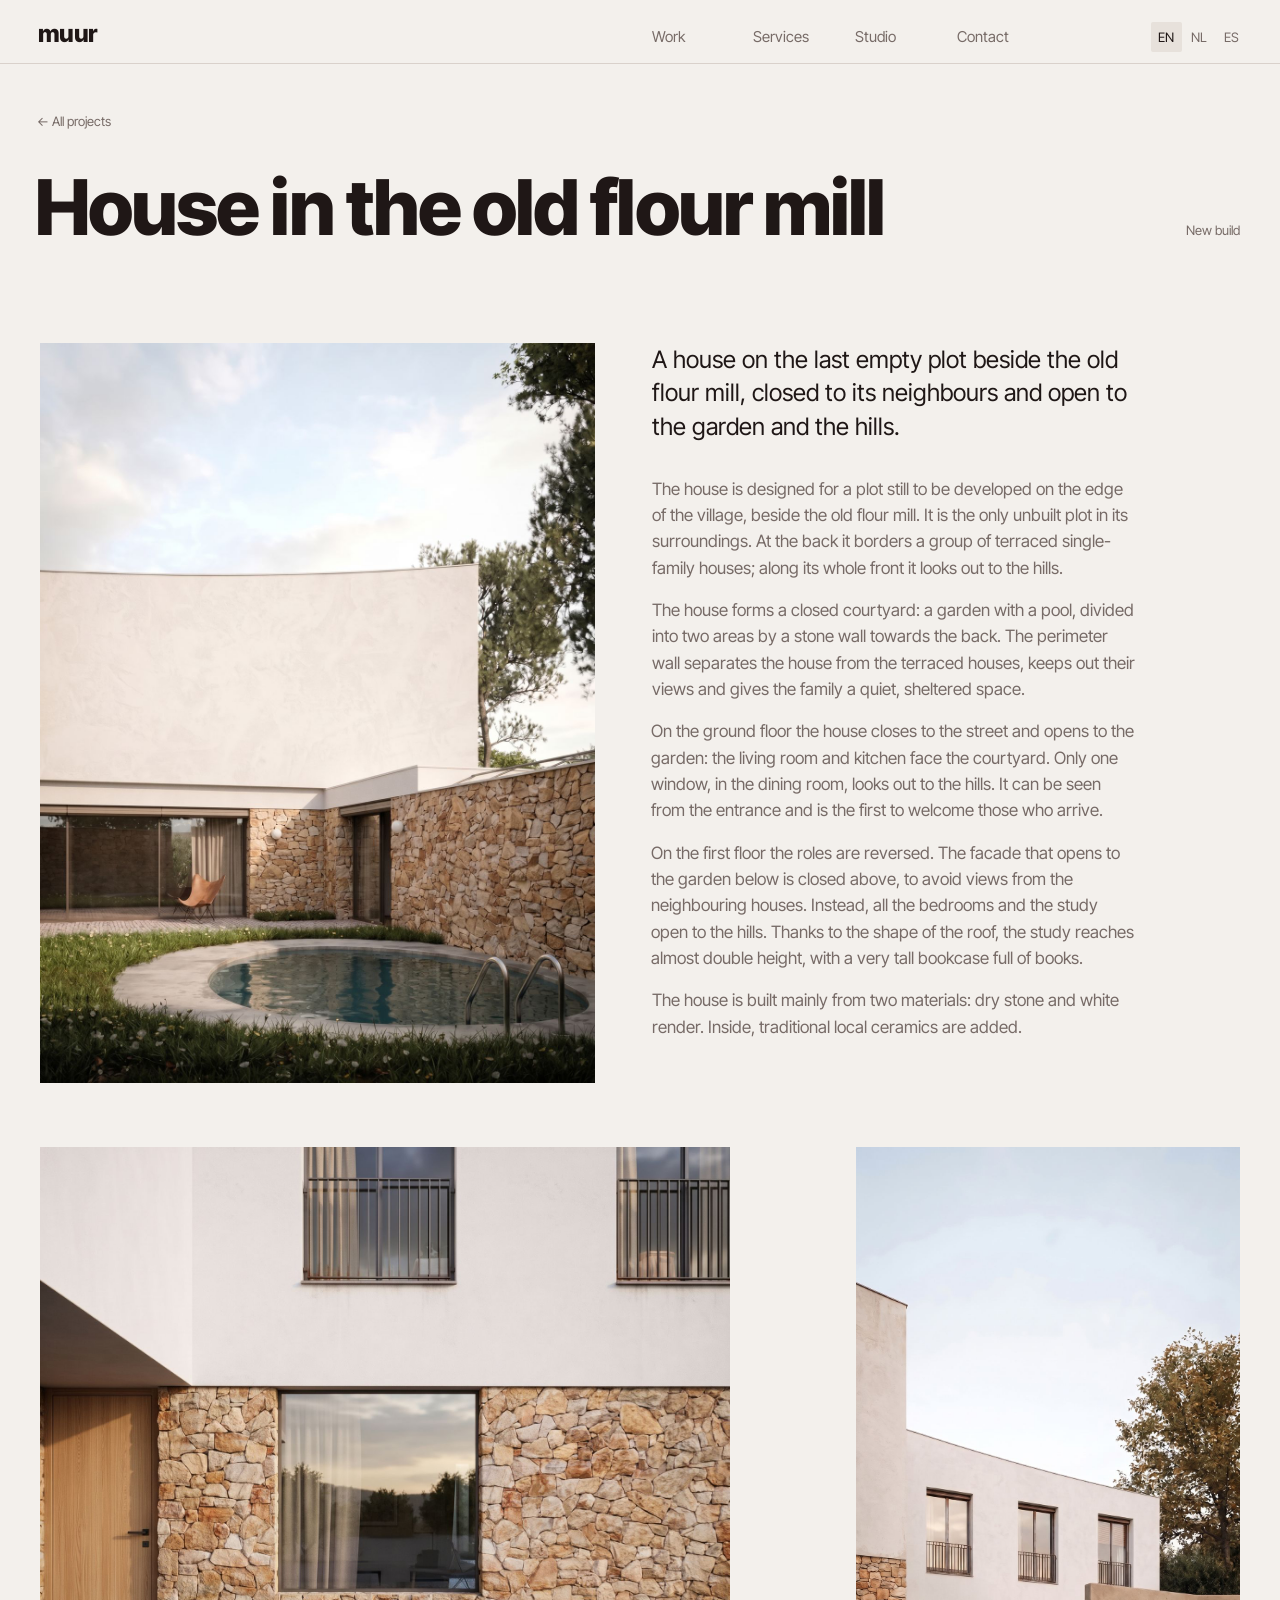
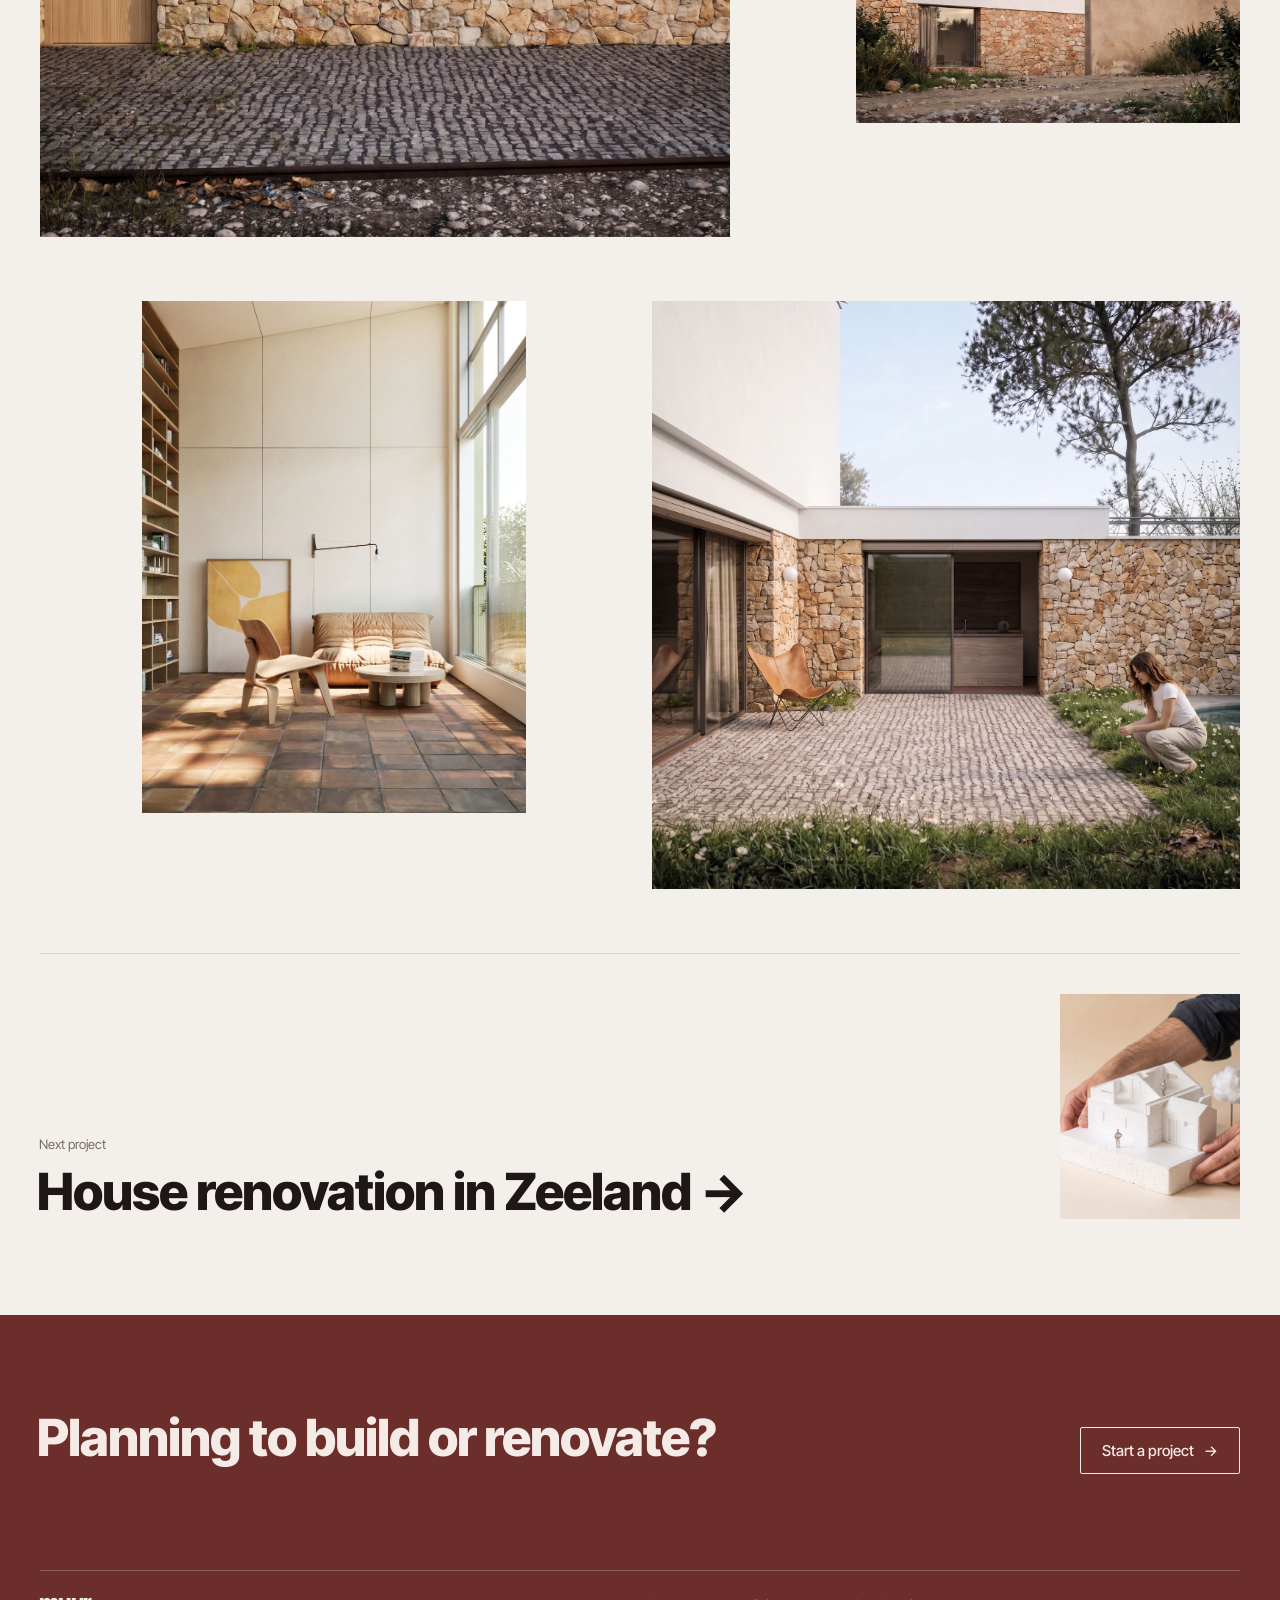
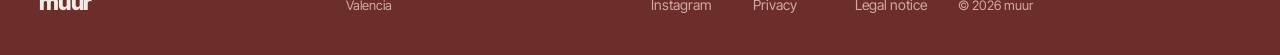
<file: har.html>
<!doctype html>
<html lang="en">
<head>
<meta charset="utf-8">
<meta name="viewport" content="width=device-width, initial-scale=1, viewport-fit=cover">
<title>House in the old flour mill · muur architects</title>
<meta name="description" content="Architecture studio in Valencia. New homes and renovations in the Valencia region, in English, Dutch and Spanish.">
<link rel="icon" href="favicon.svg" type="image/svg+xml">
<link rel="icon" href="favicon-32.png" type="image/png" sizes="32x32">
<link rel="apple-touch-icon" href="apple-touch-icon.png">
<link rel="preconnect" href="https://fonts.googleapis.com">
<link rel="preconnect" href="https://fonts.gstatic.com" crossorigin>
<link rel="stylesheet" href="https://fonts.googleapis.com/css2?family=Inter+Tight:wght@400;500;700;800&display=swap">
<link rel="stylesheet" href="styles.css">
<style>:root { padding-top: env(safe-area-inset-top, 0px); padding-bottom: env(safe-area-inset-bottom, 0px); } body { margin: 0; } [hidden] { display: none !important; }</style>
</head>
<body>
<header class="site-head">
  <div class="pad g12 head-row">
    <a class="logo" href="index.html" aria-label="muur, home" data-optical>muur</a>
    <nav class="main" id="main-nav" aria-label="Main"><a href="index.html#work" data-i18n="nav.work" data-optical>Work</a><a href="index.html#services" data-i18n="nav.services" data-optical>Services</a><a href="index.html#studio" data-i18n="nav.studio" data-optical>Studio</a><a href="index.html#contact" data-i18n="nav.contact" data-optical>Contact</a></nav>
    <div class="langs" role="group" aria-label="Language">
      <button type="button" id="lang-en" data-lang="en" aria-pressed="true">EN</button>
      <button type="button" id="lang-nl" data-lang="nl" aria-pressed="false">NL</button>
      <button type="button" id="lang-es" data-lang="es" aria-pressed="false">ES</button>
    </div>
    <button type="button" class="menu-btn" id="menu-btn" aria-expanded="false" aria-controls="main-nav" data-i18n="nav.menu">Menu</button>
  </div>
</header>

<main id="top">
  <div class="pad p-top">
    <a class="back small" href="index.html#work" data-optical>← <span data-i18n="p.all">All projects</span></a>
    <div class="g12 p-head">
      <div class="p-titles"><h1 data-i18n="har.title" data-optical>House in the old flour mill</h1></div>
      <span class="small p-type" data-i18n="type.new">New build</span>
    </div>
  </div>

  <div class="pad g12 p-main">
    <p class="intro trim-top" data-i18n="har.intro">A house on the last empty plot beside the old flour mill, closed to its neighbours and open to the garden and the hills.</p>
    <div class="body"><p class="trim-top" data-i18n="har.b1">The house is designed for a plot still to be developed on the edge of the village, beside the old flour mill. It is the only unbuilt plot in its surroundings. At the back it borders a group of terraced single-family houses; along its whole front it looks out to the hills.</p><p data-i18n="har.b2">The house forms a closed courtyard: a garden with a pool, divided into two areas by a stone wall towards the back. The perimeter wall separates the house from the terraced houses, keeps out their views and gives the family a quiet, sheltered space.</p><p data-i18n="har.b3">On the ground floor the house closes to the street and opens to the garden: the living room and kitchen face the courtyard. Only one window, in the dining room, looks out to the hills. It can be seen from the entrance and is the first to welcome those who arrive.</p><p data-i18n="har.b4">On the first floor the roles are reversed. The facade that opens to the garden below is closed above, to avoid views from the neighbouring houses. Instead, all the bedrooms and the study open to the hills. Thanks to the shape of the roof, the study reaches almost double height, with a very tall bookcase full of books.</p><p data-i18n="har.b5">The house is built mainly from two materials: dry stone and white render. Inside, traditional local ceramics are added.</p></div>
    <div class="p-lead"><img src="img/har-ext-04.jpg" alt="Curved white wall and round pool" loading="eager"></div>
  </div>

  <div class="pad mosaic p-gallery">
<div class="mrow nocap free"><figure class="tile" style="--c: 1 / 8"><div class="media"><img src="img/har-ext-02.jpg" alt="Stone base, oak door and cobbled forecourt" loading="lazy"></div><div class="cap"><span data-i18n="har.title" data-optical>House in the old flour mill</span></div></figure><figure class="tile" style="--c: 9 / 13"><div class="media"><img src="img/har-ext-01.jpg" alt="White house with dry-stone base and iron balconies" loading="lazy"></div><div class="cap"><span data-i18n="har.title" data-optical>House in the old flour mill</span></div></figure></div>
<div class="mrow nocap free"><figure class="tile" style="--c: 2 / 6"><div class="media"><img src="img/har-int-01.jpg" alt="Double-height study with a tall bookcase, terracotta floor and a large window" loading="lazy"></div><div class="cap"><span data-i18n="har.title" data-optical>House in the old flour mill</span></div></figure><figure class="tile" style="--c: 7 / 13"><div class="media"><img src="img/har-ext-03.jpg" alt="Courtyard with dry-stone walls and a leather butterfly chair" loading="lazy"></div><div class="cap"><span data-i18n="har.title" data-optical>House in the old flour mill</span></div></figure></div>
  </div>

  <div class="pad">
    <a class="g12 p-next" href="nst.html">
      <span class="nx-text"><span class="small" data-i18n="p.next">Next project</span><span class="nx-name" data-optical><span data-i18n="nst.title">House renovation in Zeeland</span> <span class="arrow" aria-hidden="true">→</span></span></span>
      <span class="nx-img"><img src="img/nst-hands.jpg" alt="Hands placing a white foam study model of a gabled house" loading="lazy"></span>
    </a>
  </div>

<section class="contact pad">
  <div class="g12 cta-row">
    <h2 class="trim-top" data-i18n="p.cta.title">Planning to build or renovate?</h2>
    <a class="btn btn-onbrand" href="index.html#contact"><span data-i18n="p.cta">Start a project</span> <span class="arrow" aria-hidden="true">→</span></a>
  </div>
  <footer class="foot g12">
    <span class="logo" data-optical>muur</span>
    <span class="small">Valencia</span>
    <nav aria-label="Footer"><a href="https://www.instagram.com/muur_architects" target="_blank" rel="noopener">Instagram</a><a href="privacidad.html" data-i18n="foot.privacy">Privacy</a><a href="aviso-legal.html" data-i18n="foot.legal">Legal notice</a></nav>
    <span class="small">© 2026 muur</span>
  </footer>
</section>
</main>

<script src="site.js"></script>
</body>
</html>
</file>
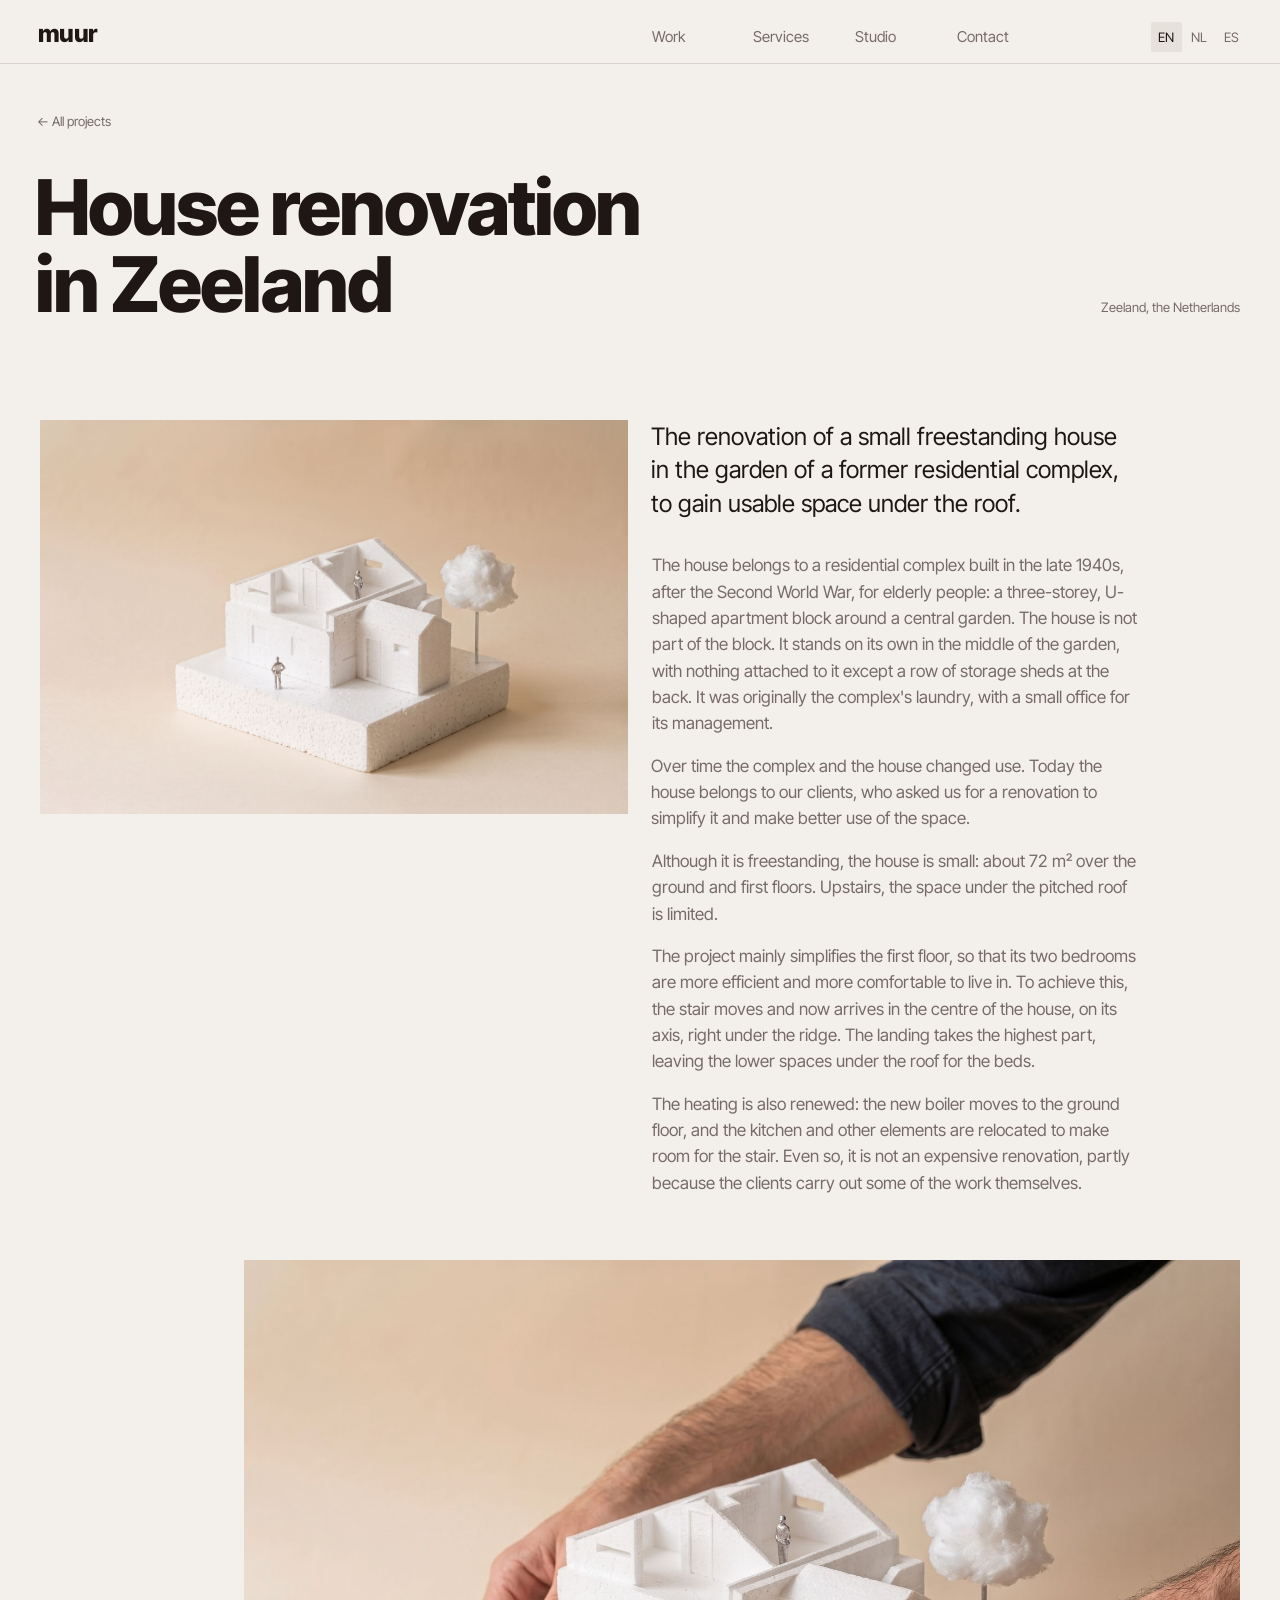
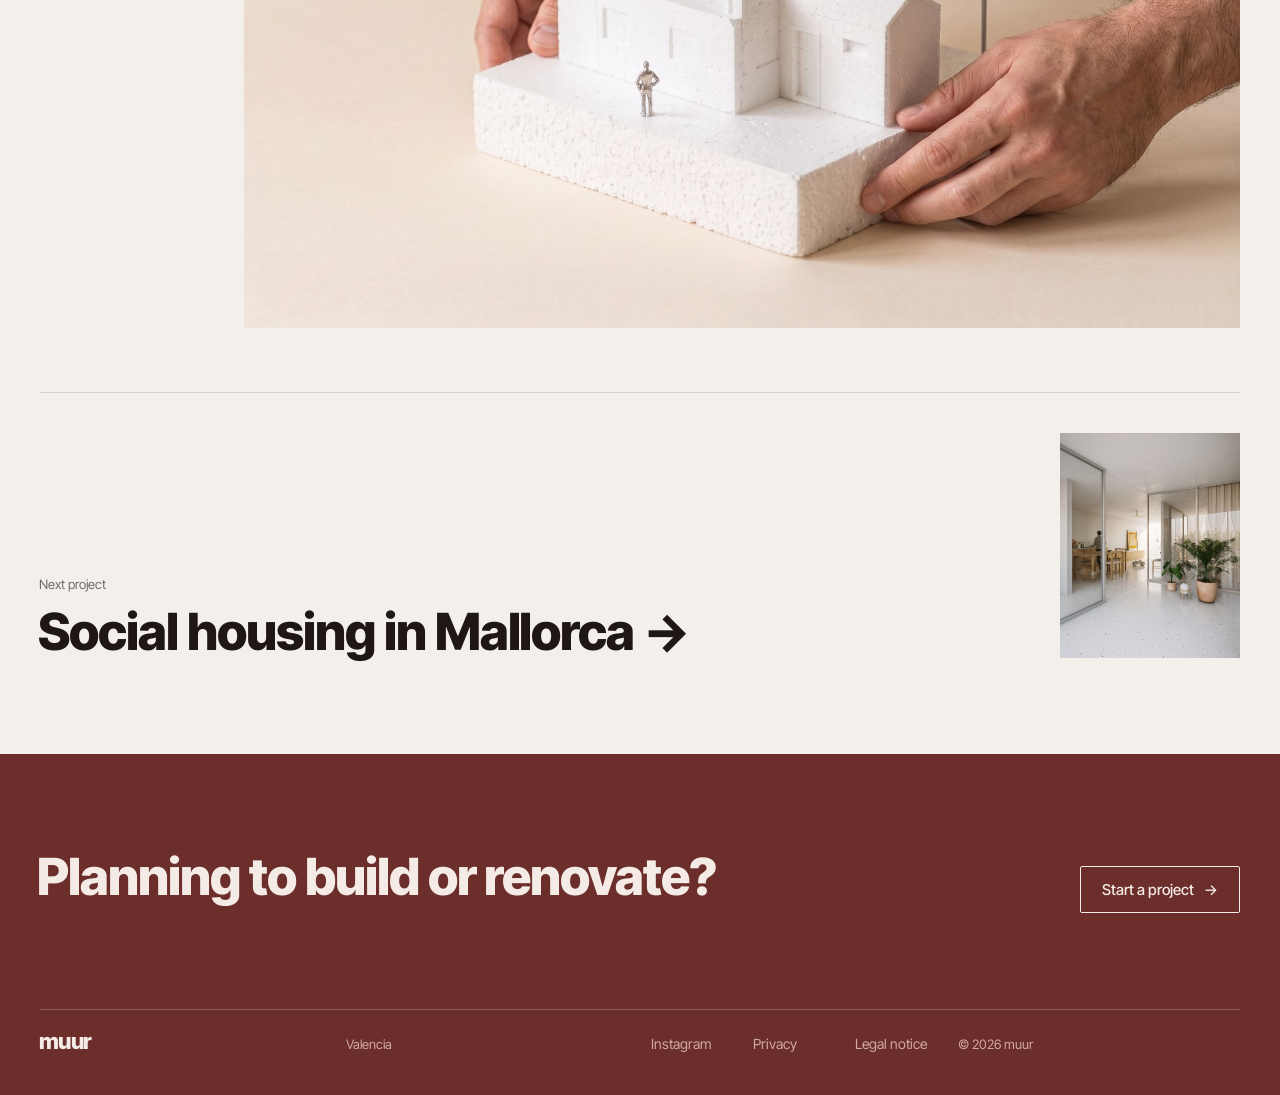
<file: nst.html>
<!doctype html>
<html lang="en">
<head>
<meta charset="utf-8">
<meta name="viewport" content="width=device-width, initial-scale=1, viewport-fit=cover">
<title>House renovation in Zeeland · muur architects</title>
<meta name="description" content="Architecture studio in Valencia. New homes and renovations in the Valencia region, in English, Dutch and Spanish.">
<link rel="icon" href="favicon.svg" type="image/svg+xml">
<link rel="icon" href="favicon-32.png" type="image/png" sizes="32x32">
<link rel="apple-touch-icon" href="apple-touch-icon.png">
<link rel="preconnect" href="https://fonts.googleapis.com">
<link rel="preconnect" href="https://fonts.gstatic.com" crossorigin>
<link rel="stylesheet" href="https://fonts.googleapis.com/css2?family=Inter+Tight:wght@400;500;700;800&display=swap">
<link rel="stylesheet" href="styles.css">
<style>:root { padding-top: env(safe-area-inset-top, 0px); padding-bottom: env(safe-area-inset-bottom, 0px); } body { margin: 0; } [hidden] { display: none !important; }</style>
</head>
<body>
<header class="site-head">
  <div class="pad g12 head-row">
    <a class="logo" href="index.html" aria-label="muur, home" data-optical>muur</a>
    <nav class="main" id="main-nav" aria-label="Main"><a href="index.html#work" data-i18n="nav.work" data-optical>Work</a><a href="index.html#services" data-i18n="nav.services" data-optical>Services</a><a href="index.html#studio" data-i18n="nav.studio" data-optical>Studio</a><a href="index.html#contact" data-i18n="nav.contact" data-optical>Contact</a></nav>
    <div class="langs" role="group" aria-label="Language">
      <button type="button" id="lang-en" data-lang="en" aria-pressed="true">EN</button>
      <button type="button" id="lang-nl" data-lang="nl" aria-pressed="false">NL</button>
      <button type="button" id="lang-es" data-lang="es" aria-pressed="false">ES</button>
    </div>
    <button type="button" class="menu-btn" id="menu-btn" aria-expanded="false" aria-controls="main-nav" data-i18n="nav.menu">Menu</button>
  </div>
</header>

<main id="top">
  <div class="pad p-top">
    <a class="back small" href="index.html#work" data-optical>← <span data-i18n="p.all">All projects</span></a>
    <div class="g12 p-head">
      <div class="p-titles"><h1 data-i18n="nst.title" data-optical>House renovation in Zeeland</h1></div>
      <span class="small p-type" data-i18n="loc.zeeland">Zeeland, the Netherlands</span>
    </div>
  </div>

  <div class="pad g12 p-main">
    <p class="intro trim-top" data-i18n="nst.intro">The renovation of a small freestanding house in the garden of a former residential complex, to gain usable space under the roof.</p>
    <div class="body"><p class="trim-top" data-i18n="nst.b1">The house belongs to a residential complex built in the late 1940s, after the Second World War, for elderly people: a three-storey, U-shaped apartment block around a central garden. The house is not part of the block. It stands on its own in the middle of the garden, with nothing attached to it except a row of storage sheds at the back. It was originally the complex's laundry, with a small office for its management.</p><p data-i18n="nst.b2">Over time the complex and the house changed use. Today the house belongs to our clients, who asked us for a renovation to simplify it and make better use of the space.</p><p data-i18n="nst.b3">Although it is freestanding, the house is small: about 72 m² over the ground and first floors. Upstairs, the space under the pitched roof is limited.</p><p data-i18n="nst.b4">The project mainly simplifies the first floor, so that its two bedrooms are more efficient and more comfortable to live in. To achieve this, the stair moves and now arrives in the centre of the house, on its axis, right under the ridge. The landing takes the highest part, leaving the lower spaces under the roof for the beds.</p><p data-i18n="nst.b5">The heating is also renewed: the new boiler moves to the ground floor, and the kitchen and other elements are relocated to make room for the stair. Even so, it is not an expensive renovation, partly because the clients carry out some of the work themselves.</p></div>
    <div class="p-lead"><img src="img/nst-01.jpg" alt="White foam study model of a gabled house with a cotton tree" loading="eager"></div>
  </div>

  <div class="pad mosaic p-gallery">
<div class="mrow nocap free"><figure class="tile" style="--c: 3 / 13"><div class="media"><img src="img/nst-hands.jpg" alt="Hands placing a white foam study model of a gabled house" loading="lazy"></div><div class="cap"><span data-i18n="nst.title" data-optical>House renovation in Zeeland</span></div></figure></div>
  </div>

  <div class="pad">
    <a class="g12 p-next" href="vpo.html">
      <span class="nx-text"><span class="small" data-i18n="p.next">Next project</span><span class="nx-name" data-optical><span data-i18n="vpo.title">Social housing in Mallorca</span> <span class="arrow" aria-hidden="true">→</span></span></span>
      <span class="nx-img"><img src="img/vpo-01.jpg" alt="Flat interior with terrazzo floor, glass partitions, plants and the perforated facade behind a curtain" loading="lazy"></span>
    </a>
  </div>

<section class="contact pad">
  <div class="g12 cta-row">
    <h2 class="trim-top" data-i18n="p.cta.title">Planning to build or renovate?</h2>
    <a class="btn btn-onbrand" href="index.html#contact"><span data-i18n="p.cta">Start a project</span> <span class="arrow" aria-hidden="true">→</span></a>
  </div>
  <footer class="foot g12">
    <span class="logo" data-optical>muur</span>
    <span class="small">Valencia</span>
    <nav aria-label="Footer"><a href="https://www.instagram.com/muur_architects" target="_blank" rel="noopener">Instagram</a><a href="privacidad.html" data-i18n="foot.privacy">Privacy</a><a href="aviso-legal.html" data-i18n="foot.legal">Legal notice</a></nav>
    <span class="small">© 2026 muur</span>
  </footer>
</section>
</main>

<script src="site.js"></script>
</body>
</html>
</file>
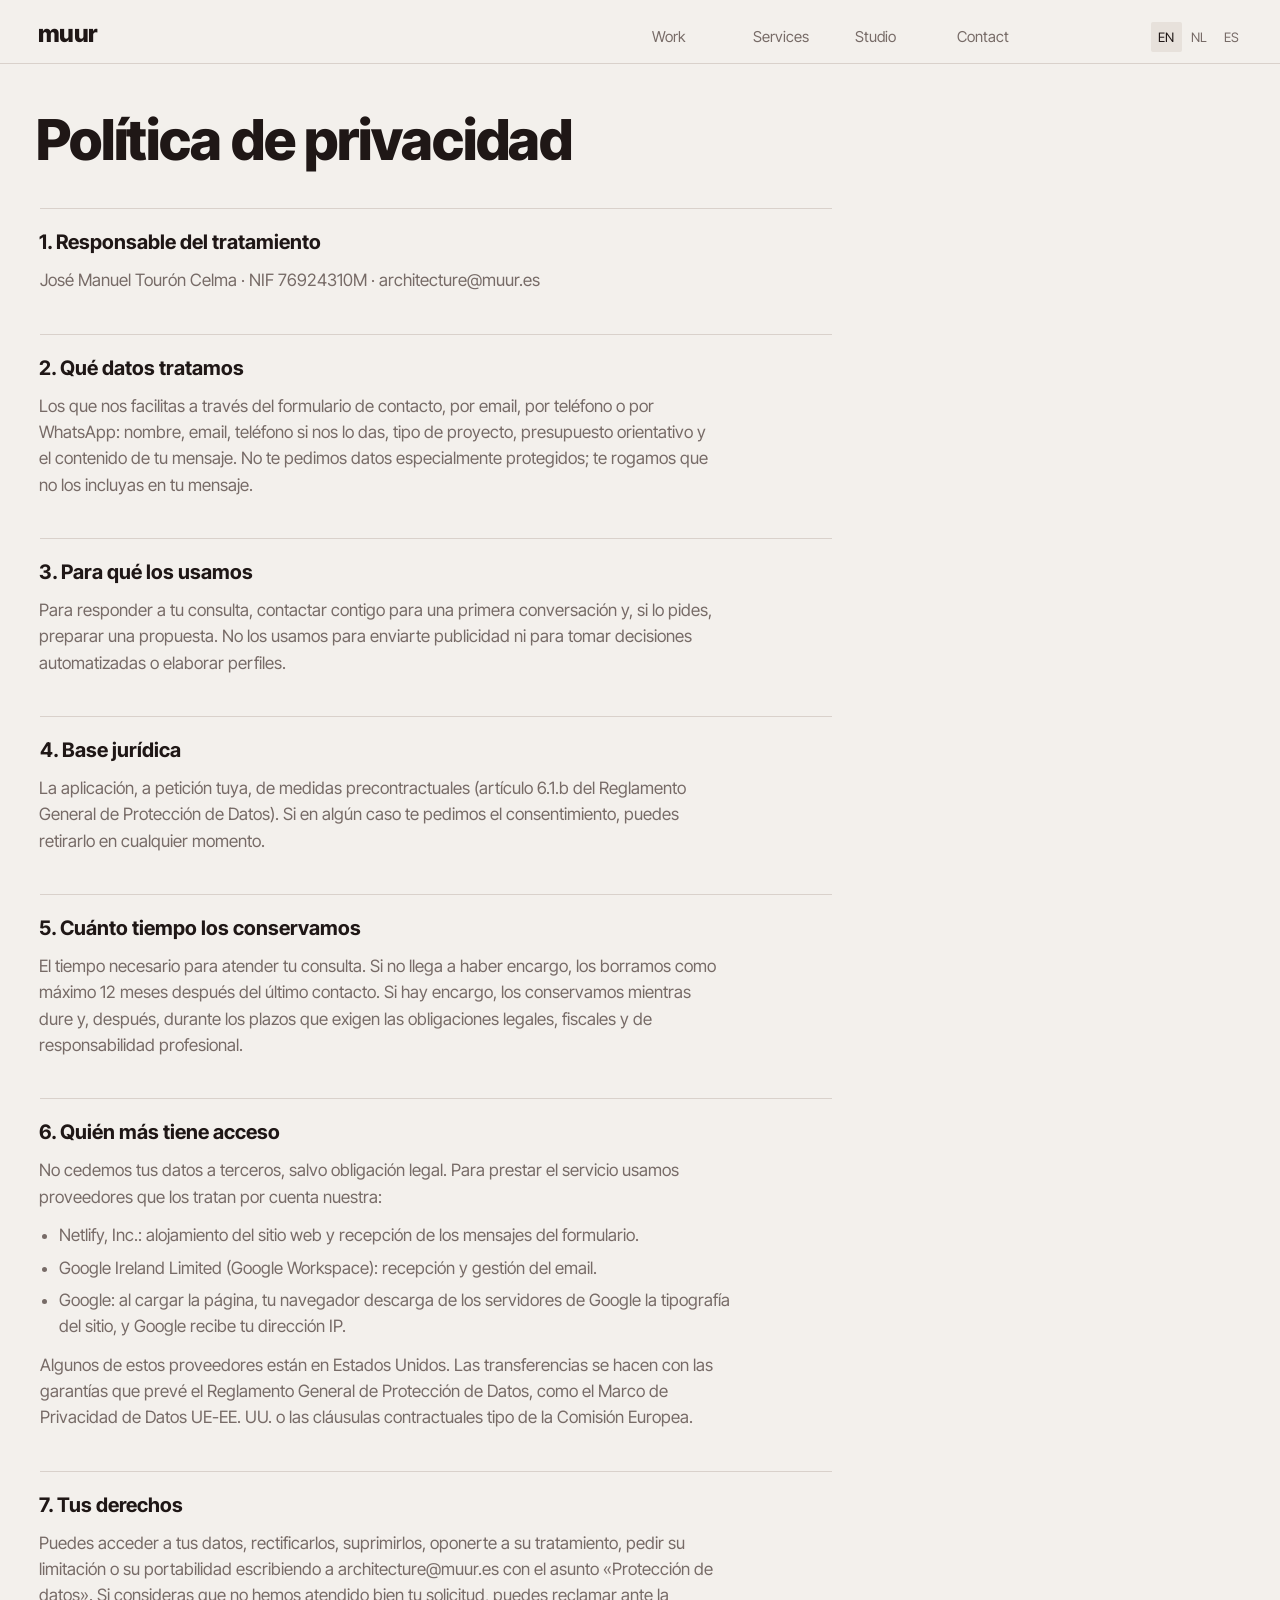
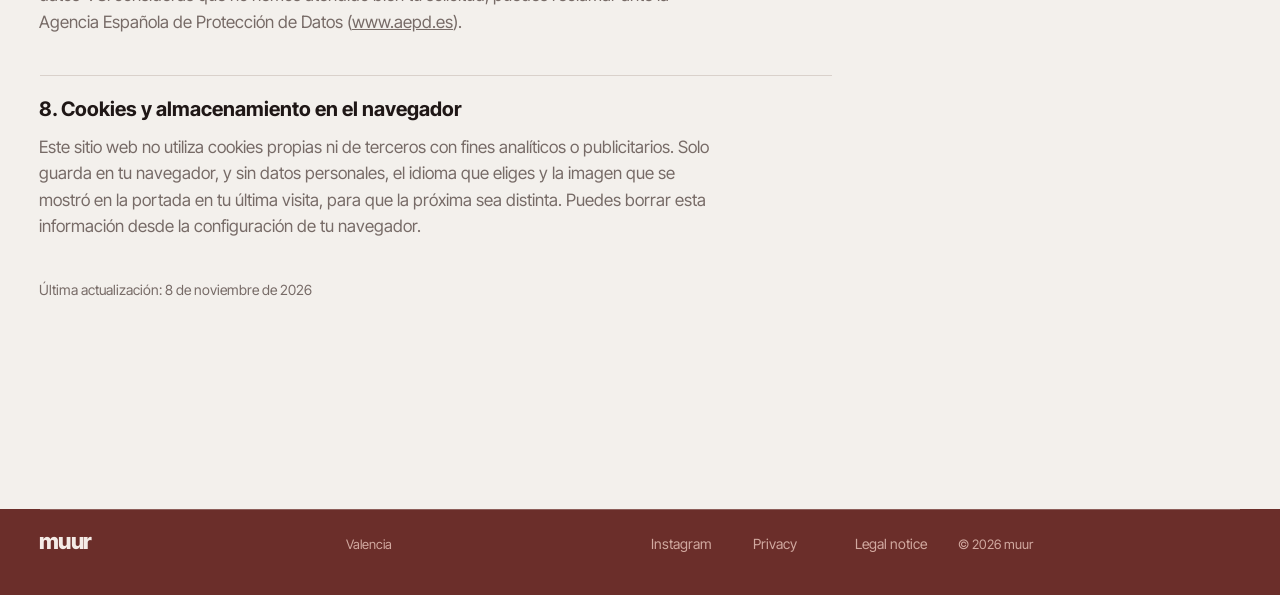
<file: privacidad.html>
<!doctype html>
<html lang="es">
<head>
<meta charset="utf-8">
<meta name="viewport" content="width=device-width, initial-scale=1, viewport-fit=cover">
<title>Política de privacidad · muur architects</title>
<meta name="robots" content="noindex">
<meta name="description" content="Architecture studio in Valencia. New homes and renovations in the Valencia region, in English, Dutch and Spanish.">
<link rel="icon" href="favicon.svg" type="image/svg+xml">
<link rel="icon" href="favicon-32.png" type="image/png" sizes="32x32">
<link rel="apple-touch-icon" href="apple-touch-icon.png">
<link rel="preconnect" href="https://fonts.googleapis.com">
<link rel="preconnect" href="https://fonts.gstatic.com" crossorigin>
<link rel="stylesheet" href="https://fonts.googleapis.com/css2?family=Inter+Tight:wght@400;500;700;800&display=swap">
<link rel="stylesheet" href="styles.css">
<style>:root { padding-top: env(safe-area-inset-top, 0px); padding-bottom: env(safe-area-inset-bottom, 0px); } body { margin: 0; } [hidden] { display: none !important; }</style>
</head>
<body>
<header class="site-head">
  <div class="pad g12 head-row">
    <a class="logo" href="index.html" aria-label="muur, home" data-optical>muur</a>
    <nav class="main" id="main-nav" aria-label="Main"><a href="index.html#work" data-i18n="nav.work" data-optical>Work</a><a href="index.html#services" data-i18n="nav.services" data-optical>Services</a><a href="index.html#studio" data-i18n="nav.studio" data-optical>Studio</a><a href="index.html#contact" data-i18n="nav.contact" data-optical>Contact</a></nav>
    <div class="langs" role="group" aria-label="Language">
      <button type="button" id="lang-en" data-lang="en" aria-pressed="true">EN</button>
      <button type="button" id="lang-nl" data-lang="nl" aria-pressed="false">NL</button>
      <button type="button" id="lang-es" data-lang="es" aria-pressed="false">ES</button>
    </div>
    <button type="button" class="menu-btn" id="menu-btn" aria-expanded="false" aria-controls="main-nav" data-i18n="nav.menu">Menu</button>
  </div>
</header>
<main id="top" class="pad legal">
  <div class="g12">
    <div class="legal-body" lang="es">
      <h1 data-optical>Política de privacidad</h1>

<section><h2>1. Responsable del tratamiento</h2>
<p>José Manuel Tourón Celma · NIF 76924310M · architecture@muur.es</p></section>
<section><h2>2. Qué datos tratamos</h2>
<p>Los que nos facilitas a través del formulario de contacto, por email, por teléfono o por WhatsApp: nombre, email, teléfono si nos lo das, tipo de proyecto, presupuesto orientativo y el contenido de tu mensaje. No te pedimos datos especialmente protegidos; te rogamos que no los incluyas en tu mensaje.</p></section>
<section><h2>3. Para qué los usamos</h2>
<p>Para responder a tu consulta, contactar contigo para una primera conversación y, si lo pides, preparar una propuesta. No los usamos para enviarte publicidad ni para tomar decisiones automatizadas o elaborar perfiles.</p></section>
<section><h2>4. Base jurídica</h2>
<p>La aplicación, a petición tuya, de medidas precontractuales (artículo 6.1.b del Reglamento General de Protección de Datos). Si en algún caso te pedimos el consentimiento, puedes retirarlo en cualquier momento.</p></section>
<section><h2>5. Cuánto tiempo los conservamos</h2>
<p>El tiempo necesario para atender tu consulta. Si no llega a haber encargo, los borramos como máximo 12 meses después del último contacto. Si hay encargo, los conservamos mientras dure y, después, durante los plazos que exigen las obligaciones legales, fiscales y de responsabilidad profesional.</p></section>
<section><h2>6. Quién más tiene acceso</h2>
<p>No cedemos tus datos a terceros, salvo obligación legal. Para prestar el servicio usamos proveedores que los tratan por cuenta nuestra:</p>
<ul>
<li>Netlify, Inc.: alojamiento del sitio web y recepción de los mensajes del formulario.</li>
<li>Google Ireland Limited (Google Workspace): recepción y gestión del email.</li>
<li>Google: al cargar la página, tu navegador descarga de los servidores de Google la tipografía del sitio, y Google recibe tu dirección IP.</li>
</ul>
<p>Algunos de estos proveedores están en Estados Unidos. Las transferencias se hacen con las garantías que prevé el Reglamento General de Protección de Datos, como el Marco de Privacidad de Datos UE-EE. UU. o las cláusulas contractuales tipo de la Comisión Europea.</p></section>
<section><h2>7. Tus derechos</h2>
<p>Puedes acceder a tus datos, rectificarlos, suprimirlos, oponerte a su tratamiento, pedir su limitación o su portabilidad escribiendo a architecture@muur.es con el asunto «Protección de datos». Si consideras que no hemos atendido bien tu solicitud, puedes reclamar ante la Agencia Española de Protección de Datos (<a href="https://www.aepd.es" target="_blank" rel="noopener">www.aepd.es</a>).</p></section>
<section><h2>8. Cookies y almacenamiento en el navegador</h2>
<p>Este sitio web no utiliza cookies propias ni de terceros con fines analíticos o publicitarios. Solo guarda en tu navegador, y sin datos personales, el idioma que eliges y la imagen que se mostró en la portada en tu última visita, para que la próxima sea distinta. Puedes borrar esta información desde la configuración de tu navegador.</p></section>
<p class="updated">Última actualización: 8 de noviembre de 2026</p>

    </div>
  </div>
</main>
<section class="contact pad"><footer class="foot g12">
    <span class="logo" data-optical>muur</span>
    <span class="small">Valencia</span>
    <nav aria-label="Footer"><a href="https://www.instagram.com/muur_architects" target="_blank" rel="noopener">Instagram</a><a href="privacidad.html" data-i18n="foot.privacy">Privacy</a><a href="aviso-legal.html" data-i18n="foot.legal">Legal notice</a></nav>
    <span class="small">© 2026 muur</span>
  </footer></section>
<script src="site.js"></script>
</body>
</html>
</file>
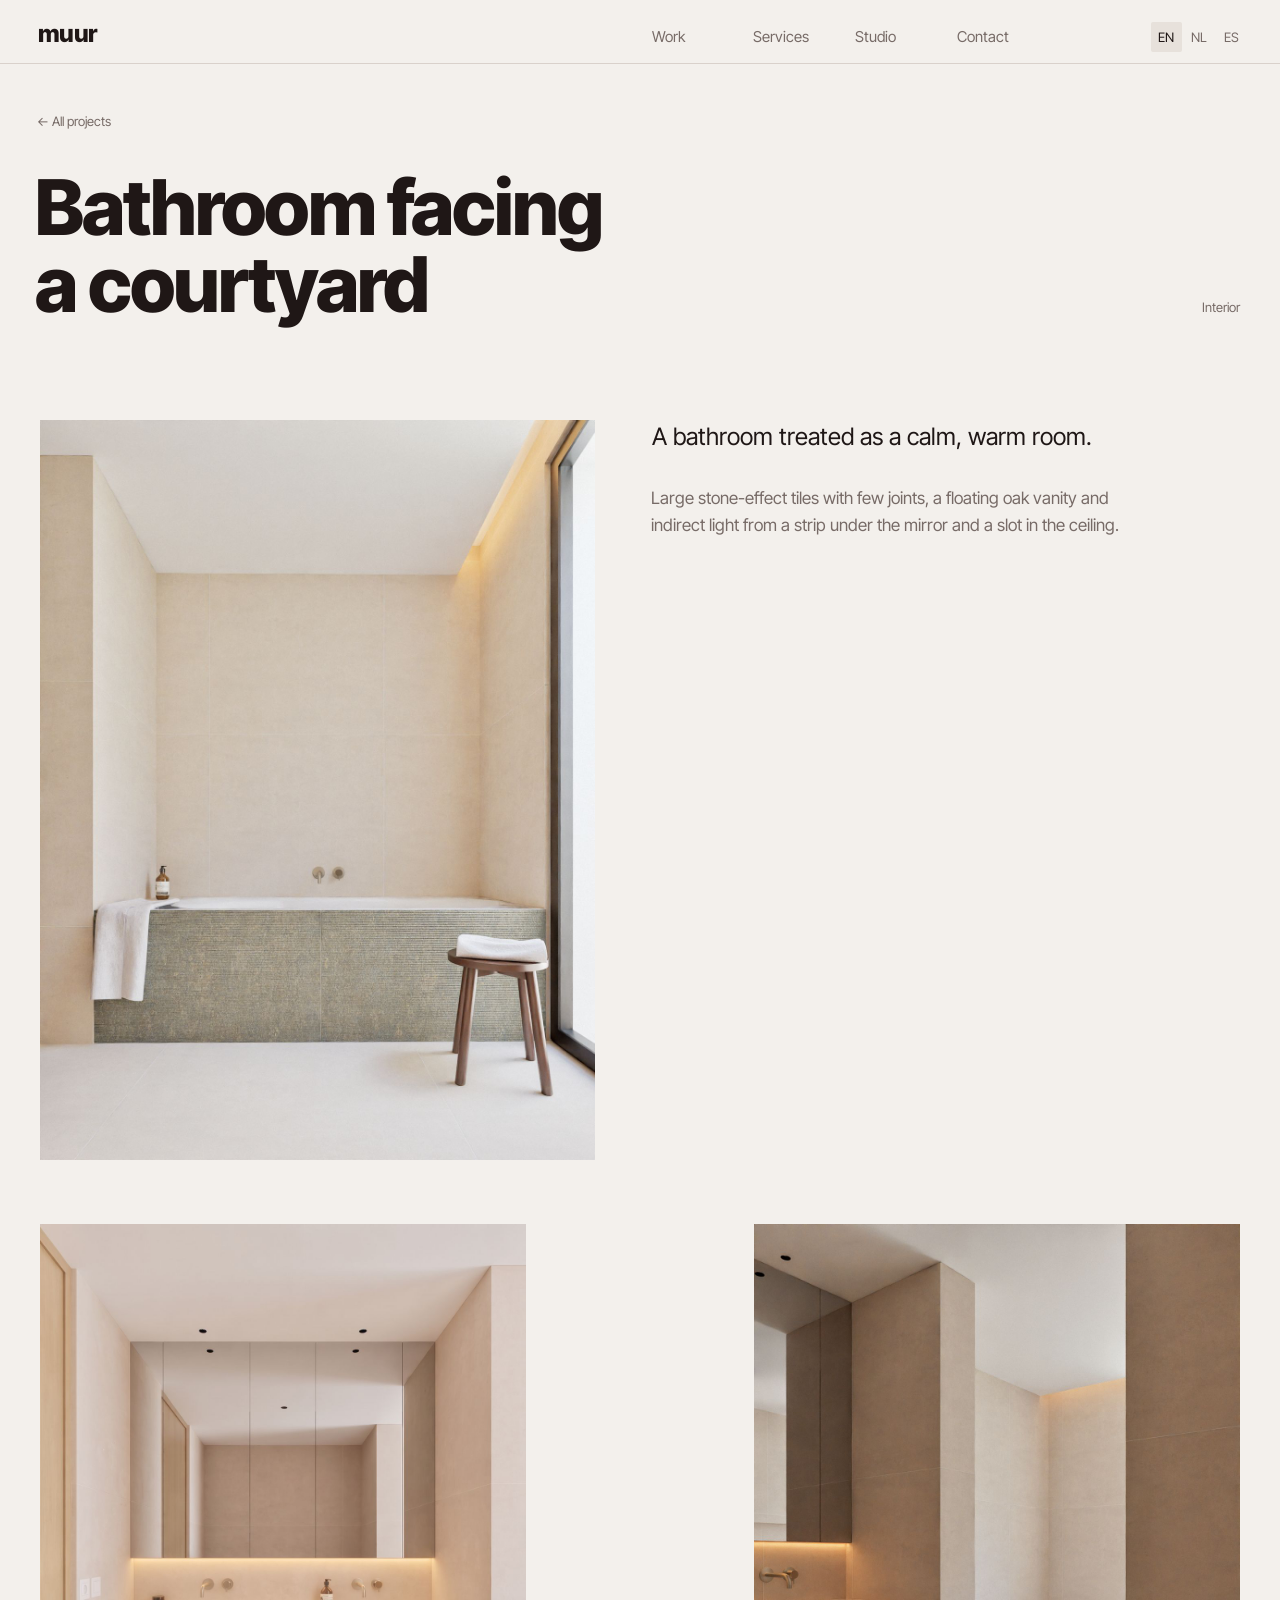
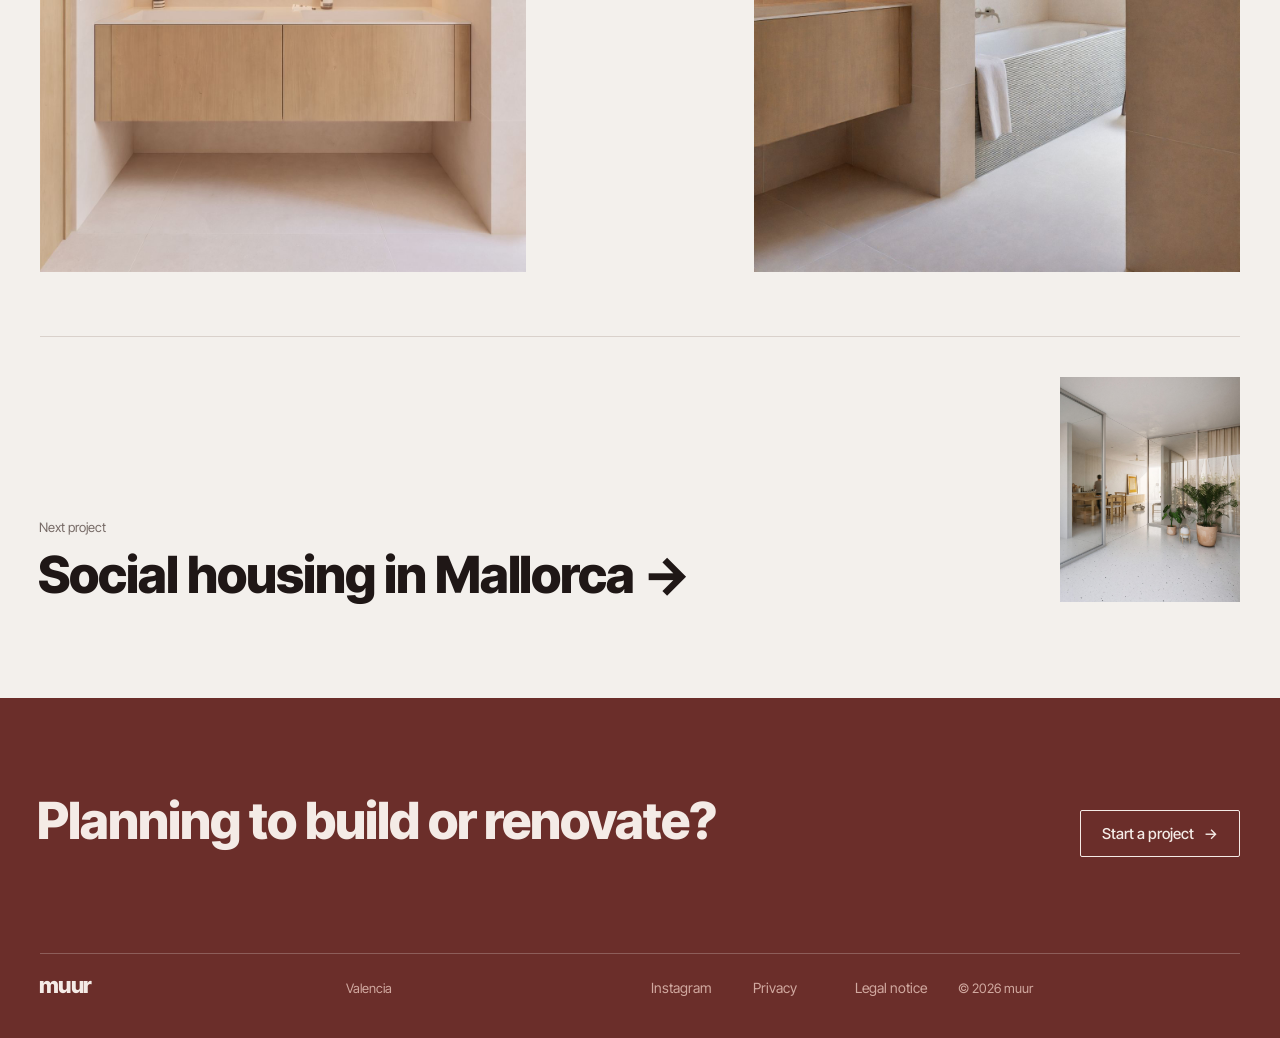
<file: rup.html>
<!doctype html>
<html lang="en">
<head>
<meta charset="utf-8">
<meta name="robots" content="noindex, nofollow">
<meta name="viewport" content="width=device-width, initial-scale=1, viewport-fit=cover">
<title>Bathroom facing a courtyard · muur architects</title>
<meta name="description" content="Architecture studio in Valencia. New homes and renovations in the Valencia region, in English, Dutch and Spanish.">
<link rel="icon" href="favicon.svg" type="image/svg+xml">
<link rel="icon" href="favicon-32.png" type="image/png" sizes="32x32">
<link rel="apple-touch-icon" href="apple-touch-icon.png">
<link rel="preconnect" href="https://fonts.googleapis.com">
<link rel="preconnect" href="https://fonts.gstatic.com" crossorigin>
<link rel="stylesheet" href="https://fonts.googleapis.com/css2?family=Inter+Tight:wght@400;500;700;800&display=swap">
<link rel="stylesheet" href="styles.css">
<style>:root { padding-top: env(safe-area-inset-top, 0px); padding-bottom: env(safe-area-inset-bottom, 0px); } body { margin: 0; } [hidden] { display: none !important; }</style>
</head>
<body>
<header class="site-head">
  <div class="pad g12 head-row">
    <a class="logo" href="index.html" aria-label="muur, home" data-optical>muur</a>
    <nav class="main" id="main-nav" aria-label="Main"><a href="index.html#work" data-i18n="nav.work" data-optical>Work</a><a href="index.html#services" data-i18n="nav.services" data-optical>Services</a><a href="index.html#studio" data-i18n="nav.studio" data-optical>Studio</a><a href="index.html#contact" data-i18n="nav.contact" data-optical>Contact</a></nav>
    <div class="langs" role="group" aria-label="Language">
      <button type="button" id="lang-en" data-lang="en" aria-pressed="true">EN</button>
      <button type="button" id="lang-nl" data-lang="nl" aria-pressed="false">NL</button>
      <button type="button" id="lang-es" data-lang="es" aria-pressed="false">ES</button>
    </div>
    <button type="button" class="menu-btn" id="menu-btn" aria-expanded="false" aria-controls="main-nav" data-i18n="nav.menu">Menu</button>
  </div>
</header>

<main id="top">
  <div class="pad p-top">
    <a class="back small" href="index.html#work" data-optical>← <span data-i18n="p.all">All projects</span></a>
    <div class="g12 p-head">
      <div class="p-titles"><h1 data-i18n="rup.title" data-optical>Bathroom facing a courtyard</h1></div>
      <span class="small p-type" data-i18n="type.int">Interior</span>
    </div>
  </div>

  <div class="pad g12 p-main">
    <p class="intro trim-top" data-i18n="rup.intro">A bathroom treated as a calm, warm room.</p>
    <div class="body"><p class="trim-top" data-i18n="rup.b1">Large stone-effect tiles with few joints, a floating oak vanity and indirect light from a strip under the mirror and a slot in the ceiling.</p></div>
    <div class="p-lead"><img src="img/rup-02.jpg" alt="Bath with ribbed stone front and wooden stool" loading="eager"></div>
  </div>

  <div class="pad mosaic p-gallery">
<div class="mrow nocap free"><figure class="tile" style="--c: 1 / 6"><div class="media"><img src="img/rup-01.jpg" alt="Bathroom with oak vanity and mirrored cabinet" loading="lazy"></div><div class="cap"><span data-i18n="rup.title" data-optical>Bathroom facing a courtyard</span></div></figure><figure class="tile" style="--c: 8 / 13"><div class="media"><img src="img/rup-04.jpg" alt="Vanity and bath seen between two walls" loading="lazy"></div><div class="cap"><span data-i18n="rup.title" data-optical>Bathroom facing a courtyard</span></div></figure></div>
  </div>

  <div class="pad">
    <a class="g12 p-next" href="vpo.html">
      <span class="nx-text"><span class="small" data-i18n="p.next">Next project</span><span class="nx-name" data-optical><span data-i18n="vpo.title">Social housing in Mallorca</span> <span class="arrow" aria-hidden="true">→</span></span></span>
      <span class="nx-img"><img src="img/vpo-01.jpg" alt="Flat interior with terrazzo floor, glass partitions, plants and the perforated facade behind a curtain" loading="lazy"></span>
    </a>
  </div>

<section class="contact pad">
  <div class="g12 cta-row">
    <h2 class="trim-top" data-i18n="p.cta.title">Planning to build or renovate?</h2>
    <a class="btn btn-onbrand" href="index.html#contact"><span data-i18n="p.cta">Start a project</span> <span class="arrow" aria-hidden="true">→</span></a>
  </div>
  <footer class="foot g12">
    <span class="logo" data-optical>muur</span>
    <span class="small">Valencia</span>
    <nav aria-label="Footer"><a href="https://www.instagram.com/muur_architects" target="_blank" rel="noopener">Instagram</a><a href="privacidad.html" data-i18n="foot.privacy">Privacy</a><a href="aviso-legal.html" data-i18n="foot.legal">Legal notice</a></nav>
    <span class="small">© 2026 muur</span>
  </footer>
</section>
</main>

<script src="site.js"></script>
</body>
</html>
</file>
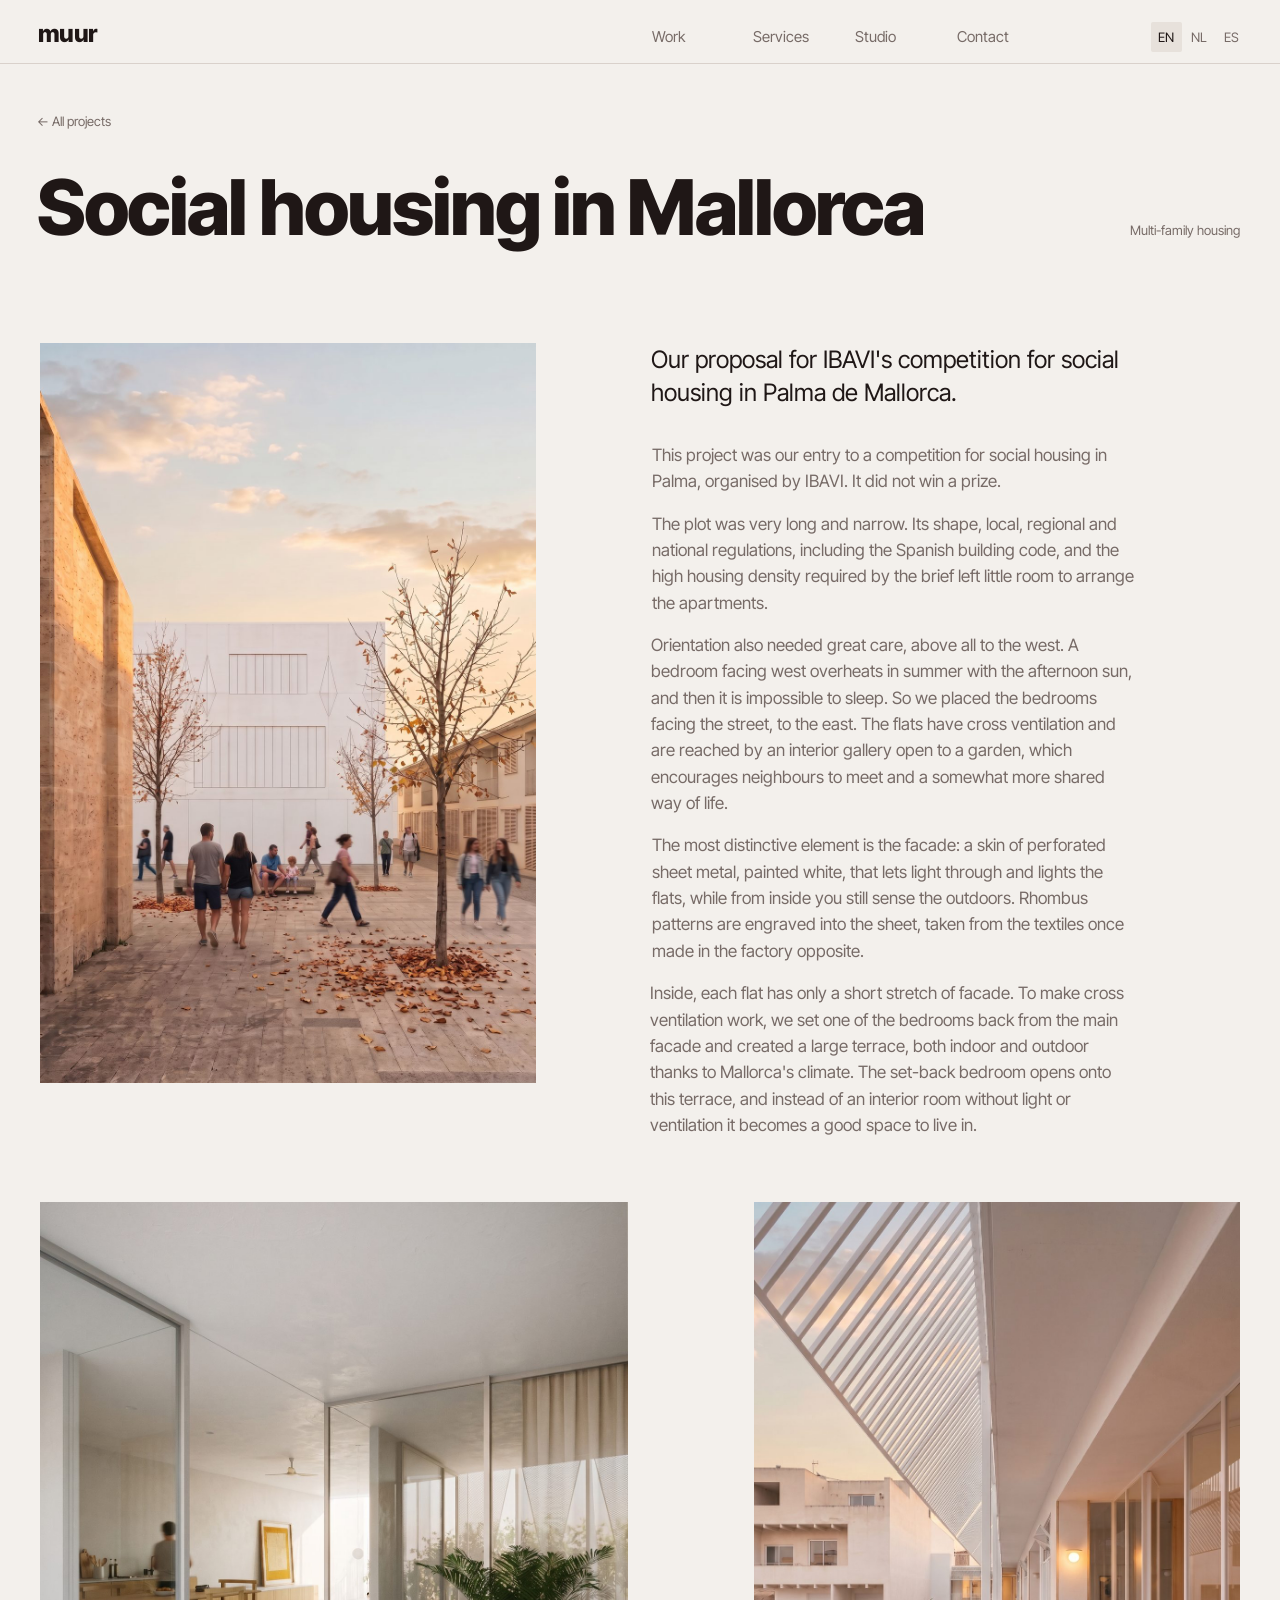
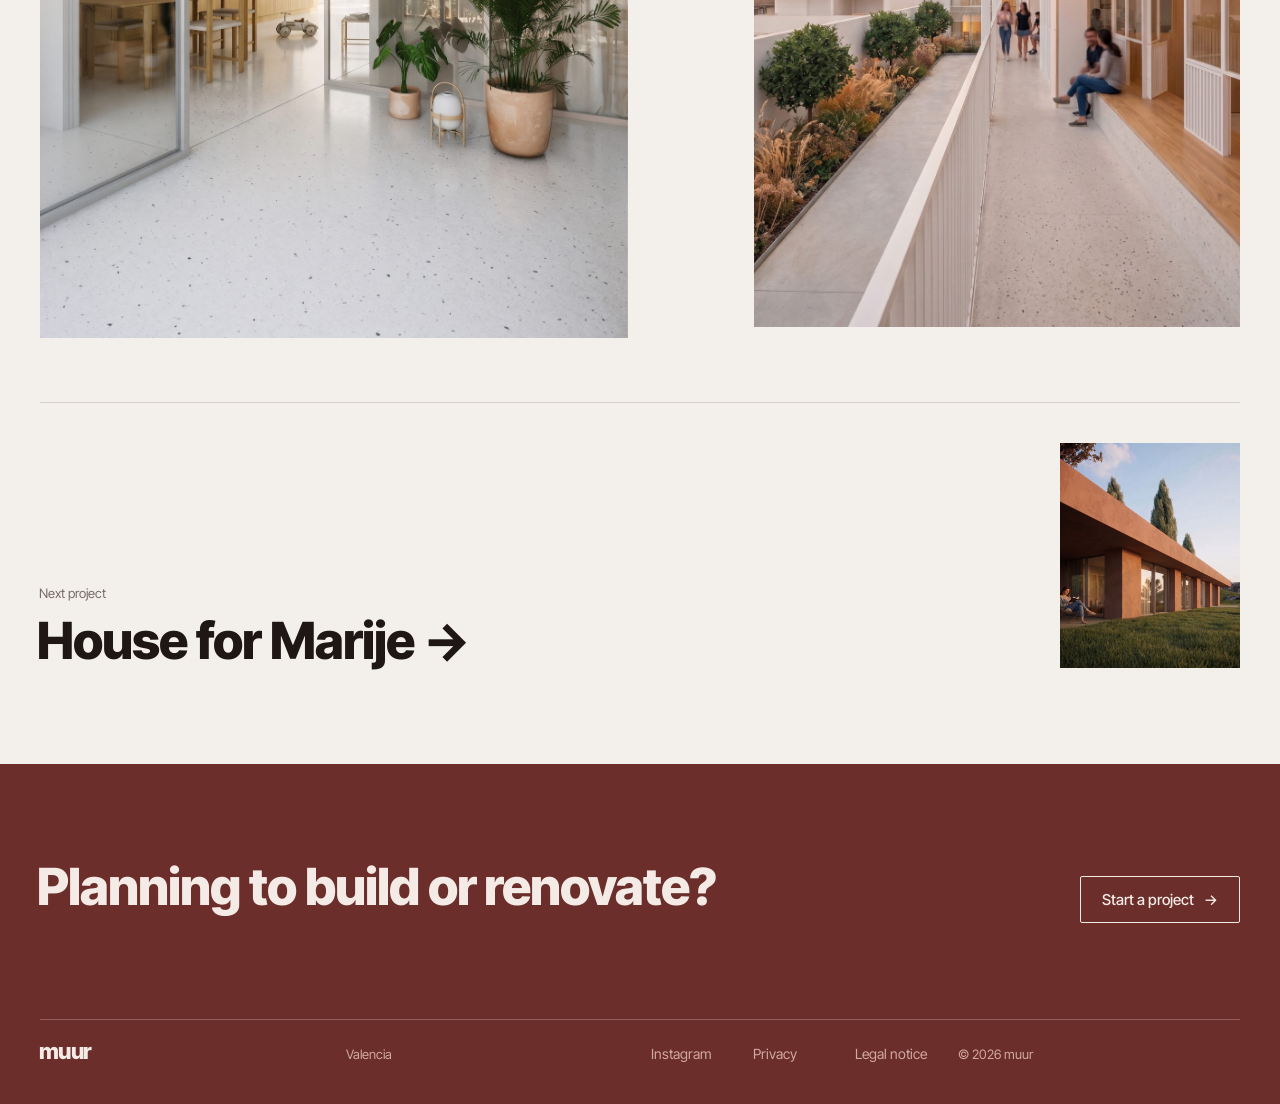
<file: vpo.html>
<!doctype html>
<html lang="en">
<head>
<meta charset="utf-8">
<meta name="viewport" content="width=device-width, initial-scale=1, viewport-fit=cover">
<title>Social housing in Mallorca · muur architects</title>
<meta name="description" content="Architecture studio in Valencia. New homes and renovations in the Valencia region, in English, Dutch and Spanish.">
<link rel="icon" href="favicon.svg" type="image/svg+xml">
<link rel="icon" href="favicon-32.png" type="image/png" sizes="32x32">
<link rel="apple-touch-icon" href="apple-touch-icon.png">
<link rel="preconnect" href="https://fonts.googleapis.com">
<link rel="preconnect" href="https://fonts.gstatic.com" crossorigin>
<link rel="stylesheet" href="https://fonts.googleapis.com/css2?family=Inter+Tight:wght@400;500;700;800&display=swap">
<link rel="stylesheet" href="styles.css">
<style>:root { padding-top: env(safe-area-inset-top, 0px); padding-bottom: env(safe-area-inset-bottom, 0px); } body { margin: 0; } [hidden] { display: none !important; }</style>
</head>
<body>
<header class="site-head">
  <div class="pad g12 head-row">
    <a class="logo" href="index.html" aria-label="muur, home" data-optical>muur</a>
    <nav class="main" id="main-nav" aria-label="Main"><a href="index.html#work" data-i18n="nav.work" data-optical>Work</a><a href="index.html#services" data-i18n="nav.services" data-optical>Services</a><a href="index.html#studio" data-i18n="nav.studio" data-optical>Studio</a><a href="index.html#contact" data-i18n="nav.contact" data-optical>Contact</a></nav>
    <div class="langs" role="group" aria-label="Language">
      <button type="button" id="lang-en" data-lang="en" aria-pressed="true">EN</button>
      <button type="button" id="lang-nl" data-lang="nl" aria-pressed="false">NL</button>
      <button type="button" id="lang-es" data-lang="es" aria-pressed="false">ES</button>
    </div>
    <button type="button" class="menu-btn" id="menu-btn" aria-expanded="false" aria-controls="main-nav" data-i18n="nav.menu">Menu</button>
  </div>
</header>

<main id="top">
  <div class="pad p-top">
    <a class="back small" href="index.html#work" data-optical>← <span data-i18n="p.all">All projects</span></a>
    <div class="g12 p-head">
      <div class="p-titles"><h1 data-i18n="vpo.title" data-optical>Social housing in Mallorca</h1></div>
      <span class="small p-type" data-i18n="type.multi">Multi-family housing</span>
    </div>
  </div>

  <div class="pad g12 p-main">
    <p class="intro trim-top" data-i18n="vpo.intro">Our proposal for IBAVI's competition for social housing in Palma de Mallorca.</p>
    <div class="body"><p class="trim-top" data-i18n="vpo.b1">This project was our entry to a competition for social housing in Palma, organised by IBAVI. It did not win a prize.</p><p data-i18n="vpo.b2">The plot was very long and narrow. Its shape, local, regional and national regulations, including the Spanish building code, and the high housing density required by the brief left little room to arrange the apartments.</p><p data-i18n="vpo.b3">Orientation also needed great care, above all to the west. A bedroom facing west overheats in summer with the afternoon sun, and then it is impossible to sleep. So we placed the bedrooms facing the street, to the east. The flats have cross ventilation and are reached by an interior gallery open to a garden, which encourages neighbours to meet and a somewhat more shared way of life.</p><p data-i18n="vpo.b4">The most distinctive element is the facade: a skin of perforated sheet metal, painted white, that lets light through and lights the flats, while from inside you still sense the outdoors. Rhombus patterns are engraved into the sheet, taken from the textiles once made in the factory opposite.</p><p data-i18n="vpo.b5">Inside, each flat has only a short stretch of facade. To make cross ventilation work, we set one of the bedrooms back from the main facade and created a large terrace, both indoor and outdoor thanks to Mallorca's climate. The set-back bedroom opens onto this terrace, and instead of an interior room without light or ventilation it becomes a good space to live in.</p></div>
    <div class="p-lead"><img src="img/vpo-02.jpg" alt="White perforated metal facade with engraved rhombus patterns, seen from a square with trees at sunset" loading="eager"></div>
  </div>

  <div class="pad mosaic p-gallery">
<div class="mrow nocap free"><figure class="tile" style="--c: 1 / 7"><div class="media"><img src="img/vpo-01.jpg" alt="Flat interior with terrazzo floor, glass partitions, plants and the perforated facade behind a curtain" loading="lazy"></div><div class="cap"><span data-i18n="vpo.title" data-optical>Social housing in Mallorca</span></div></figure><figure class="tile" style="--c: 8 / 13"><div class="media"><img src="img/vpo-03.jpg" alt="Open gallery with terrazzo floor and wooden benches beside a planted garden, under white slatted screens" loading="lazy"></div><div class="cap"><span data-i18n="vpo.title" data-optical>Social housing in Mallorca</span></div></figure></div>
  </div>

  <div class="pad">
    <a class="g12 p-next" href="cat.html">
      <span class="nx-text"><span class="small" data-i18n="p.next">Next project</span><span class="nx-name" data-optical><span data-i18n="cat.title">House for Marije</span> <span class="arrow" aria-hidden="true">→</span></span></span>
      <span class="nx-img"><img src="img/cat-ext-02.jpg" alt="Terracotta house with deep overhang and a butterfly chair" loading="lazy"></span>
    </a>
  </div>

<section class="contact pad">
  <div class="g12 cta-row">
    <h2 class="trim-top" data-i18n="p.cta.title">Planning to build or renovate?</h2>
    <a class="btn btn-onbrand" href="index.html#contact"><span data-i18n="p.cta">Start a project</span> <span class="arrow" aria-hidden="true">→</span></a>
  </div>
  <footer class="foot g12">
    <span class="logo" data-optical>muur</span>
    <span class="small">Valencia</span>
    <nav aria-label="Footer"><a href="https://www.instagram.com/muur_architects" target="_blank" rel="noopener">Instagram</a><a href="privacidad.html" data-i18n="foot.privacy">Privacy</a><a href="aviso-legal.html" data-i18n="foot.legal">Legal notice</a></nav>
    <span class="small">© 2026 muur</span>
  </footer>
</section>
</main>

<script src="site.js"></script>
</body>
</html>
</file>
<file: styles.css>
/* Layout: one 12-column grid with fixed gutters drives every edge. Main vertical lines: column 1 and column 7.
   Images and video carry the page; text is kept to a few lines. Burgundy appears only in the contact band. */
:root {
  --bg: #f3f0ec;      /* lime plaster */
  --fg: #1f1716;      /* burgundy-black ink */
  --muted: #776b67;
  --line: #d9d1cb;
  --surface: #e7e1db;
  --brand: #6b2e2a;   /* muur burgundy */
  --brand-ink: #f4ebe6;
  --brand-dim: #d1a9a0;
  --font: "Inter Tight", "Helvetica Neue", Arial, sans-serif;
  --font-d: var(--font);
  --pl: max(16px, env(safe-area-inset-left, 0px));
  --pr: max(16px, env(safe-area-inset-right, 0px));
  --g: 16px;
  --hh: 64px;          /* header height */
  --top: 40px;         /* top line of the opening and of the hero title, below the header */
}
@media (min-width: 600px) { :root { --pl: max(24px, env(safe-area-inset-left, 0px)); --pr: max(24px, env(safe-area-inset-right, 0px)); --g: 20px; } }
@media (min-width: 900px) { :root { --pl: max(40px, env(safe-area-inset-left, 0px)); --pr: max(40px, env(safe-area-inset-right, 0px)); --g: 24px; --top: 56px; } }

*, *::before, *::after { box-sizing: border-box; }
html { scroll-behavior: auto; color-scheme: light; }   /* menu links jump straight to their section, without running through the opening sequence */
body { background: var(--bg); color: var(--fg); font-family: var(--font); font-size: 17px; line-height: 1.55; font-synthesis: none; -webkit-font-smoothing: antialiased; }
img, video { display: block; max-width: 100%; }
a { color: inherit; }
p, h1, h2, h3, ul, ol, figure { margin: 0; }
ul, ol { padding: 0; list-style: none; }
button { font: inherit; }
h1, h2, h3, .logo, .wordmark, .big-mail, .nx-name { font-family: var(--font-d); text-wrap: balance; }
:focus-visible { outline: 2px solid var(--muted); outline-offset: 3px; }

.pad { padding-left: var(--pl); padding-right: var(--pr); }
.g12 { display: grid; grid-template-columns: repeat(12, minmax(0, 1fr)); column-gap: var(--g); }
.small { font-size: 13px; line-height: 18px; color: var(--muted); }
.code { font-weight: 700; color: var(--fg); }
.trim-top { text-box: trim-start cap alphabetic; }
.arrow { display: inline-block; transition: transform .25s; }

.btn { display: inline-flex; align-items: center; gap: 10px; text-decoration: none; cursor: pointer; font-weight: 500; font-size: 15px; line-height: 1;
  padding: 15px 21px; border-radius: 2px; border: 1px solid currentColor; background: transparent; transition: background .2s, color .2s; }
.btn:hover .arrow { transform: translateX(3px); }
.btn-ink { color: var(--fg); background: var(--bg); }
.btn-ink:hover { background: var(--fg); color: var(--bg); }
.btn-onbrand { color: var(--brand-ink); }
.btn-onbrand:hover { background: var(--brand-ink); color: var(--brand); }

/* ---------- header: logo on column 1, links one per column from column 7, languages on the right margin */
body::before { content: ""; position: fixed; inset: 0 0 auto; height: env(safe-area-inset-top, 0px); z-index: 30; background: var(--bg); }
.site-head { position: sticky; top: env(safe-area-inset-top, 0px); z-index: 20; height: var(--hh); background: var(--bg); border-bottom: 1px solid var(--line); }
.head-row { height: 100%; align-items: baseline; padding-top: 22px; }
.logo { grid-column: 1 / 4; justify-self: start; font-weight: 800; font-size: 24px; letter-spacing: -0.025em; line-height: 1; text-decoration: none; color: var(--fg); }
nav.main { grid-column: 7 / 12; display: grid; grid-template-columns: repeat(5, minmax(0, 1fr)); column-gap: var(--g); }
nav.main a { justify-self: start; text-decoration: none; font-size: 15px; color: var(--muted); white-space: nowrap; }
nav.main a:hover { color: var(--fg); }
.langs { grid-column: 12 / 13; justify-self: end; display: flex; gap: 2px; margin-right: -7px; }
.langs button { background: none; border: 0; color: var(--muted); font-size: 13px; letter-spacing: .04em; padding: 5px 7px; cursor: pointer; border-radius: 2px; }
.langs button[aria-pressed="true"] { color: var(--fg); background: var(--surface); }
.menu-btn { display: none; }
/* below 1280px the links move into a menu that opens under the header */
@media (max-width: 1279px) {
  .head-row { display: flex; align-items: baseline; gap: 12px; }
  .head-row .logo { margin-right: auto; }
  .langs { margin-right: 0; }
  .menu-btn { display: block; background: none; border: 1px solid var(--line); color: var(--fg); font-size: 14px; line-height: 1; padding: 7px 10px; border-radius: 2px; cursor: pointer; }
  nav.main { display: none; }
  .menu-open nav.main {
    display: grid; grid-template-columns: 1fr; position: absolute; left: 0; right: 0; top: var(--hh);
    background: var(--bg); border-bottom: 1px solid var(--line);
    padding: 8px max(var(--pr), 16px) 24px var(--pl);
  }
  .menu-open nav.main a { justify-self: stretch; font-size: 22px; color: var(--fg); padding-block: 12px; border-bottom: 1px solid var(--line); }
}

/* ---------- home: the opening. Title on columns 1–6, opening from column 7 to the right margin,
   "muur" in front with its baseline on the opening's bottom edge */
.wall { position: relative; height: 340vh; }   /* twice the scroll per image of the first version */
.wall-stick { position: sticky; top: calc(var(--hh) + env(safe-area-inset-top, 0px)); height: calc(100vh - var(--hh)); height: calc(100svh - var(--hh) - env(safe-area-inset-top, 0px)); overflow: hidden; }
.wall-text { position: absolute; z-index: 1; left: 0; right: 0; top: var(--top); }
.manifesto { grid-column: 1 / 6; display: grid; gap: 0.9em; font-size: clamp(16px, 1.3vw, 20px); line-height: 1.45; min-width: 0; }
.manifesto p { max-width: 36em; text-wrap: pretty; }
.sr-only { position: absolute; width: 1px; height: 1px; padding: 0; margin: -1px; overflow: hidden; clip: rect(0 0 0 0); white-space: nowrap; border: 0; }
.wordmark { position: absolute; z-index: 4; left: var(--pl); bottom: var(--pr); font-weight: 800; font-size: clamp(120px, min(26vw, 40vh), 440px);
  letter-spacing: -0.03em; line-height: 1; white-space: nowrap; color: var(--fg); pointer-events: none; text-box: trim-both cap alphabetic; }
.opening {
  --t: var(--top); --r: var(--pr); --b: var(--pr);
  --l: calc(var(--pl) + (100% - var(--pl) - var(--pr) - 11 * var(--g)) / 2 + 6 * var(--g));
  position: absolute; z-index: 2; inset: 0;
}
/* the frame is placed by site.js (--x, --y, --w, --h): the first and the final image keep their own
   proportions, images in between fill the frame. Before the script runs, the frame is the opening. */
.opening .box0 { position: absolute; top: var(--t); left: var(--l); right: var(--r); bottom: var(--b); pointer-events: none; }
.opening img {
  position: absolute; opacity: 0;
  left: var(--x, var(--l)); top: var(--y, var(--t));
  width: var(--w, calc(100% - var(--l) - var(--r))); height: var(--h, calc(100% - var(--t) - var(--b)));
  object-fit: cover; object-position: 50% 50%;
}
.opening img.on { opacity: 1; }
/* phones and tablets: no scroll effect; text first, then the image block with "muur" on its bottom edge */
@media (max-width: 899px) {
  .wall { height: auto; }
  .wall-stick { position: relative; top: 0; height: auto; overflow: visible; display: grid; }
  .wall-text { position: static; padding-block: 40px 40px; }
  .manifesto { grid-column: 1 / 13; font-size: 17px; }
  .opening { position: relative; inset: auto; height: 72svh; margin-inline: var(--pl) var(--pr); overflow: hidden; }
  .opening img { top: 0; left: 0; width: 100%; height: 100%; object-position: 50% 100%; }
  .wordmark { bottom: 0; }
}
@media (prefers-reduced-motion: reduce) { .wall { height: auto; } .wall-stick { position: relative; top: 0; } }

/* ---------- image rows: every tile in a row shares top and bottom edges; height is a share of the row width */
.mosaic { display: grid; row-gap: 64px; padding-block: 96px 112px; }
.mrow { display: grid; grid-template-columns: repeat(12, minmax(0, 1fr)); column-gap: var(--g); align-items: start; container-type: inline-size; }
.tile { grid-column: var(--c); display: grid; row-gap: 12px; min-width: 0; text-decoration: none; color: inherit; }
.tile .media { height: calc(100cqw * var(--k)); overflow: hidden; background: var(--surface); }
.tile img, .tile video { width: 100%; height: 100%; object-fit: cover; transition: transform .9s cubic-bezier(.2,.7,.2,1); }
a.tile:hover img, a.tile:hover video { transform: scale(1.02); }
.cap { display: flex; gap: 10px; align-items: baseline; font-size: 14px; line-height: 18px; color: var(--muted); }
.cap .code { font-size: 14px; }
.nocap .cap { display: none; }
/* project galleries: each image at its own proportions, top edges aligned, free gaps between */
.mrow.free .media { height: auto; background: none; }
.mrow.free img { height: auto; }
@media (max-width: 759px) {
  .mosaic { row-gap: 32px; }
  .mrow { row-gap: 32px; }
  .tile { grid-column: 1 / -1; }
  .tile .media { height: auto; aspect-ratio: 4 / 5; }
  .tile:has(video) .media { aspect-ratio: 16 / 9; }
  .mrow.free .media { aspect-ratio: auto; }
}

/* ---------- sections */
section { scroll-margin-top: calc(var(--hh) + 24px); }
.sec { padding-block: 112px; border-top: 1px solid var(--line); }
.sec h2 { font-size: clamp(36px, 4.4vw, 60px); font-weight: 800; letter-spacing: -0.02em; line-height: 1; }
.sec-row { margin-bottom: 48px; }
.sec-row h2 { grid-column: 1 / 7; }

/* services: name on columns 1–6, one line on 7–11, arrow on 12 */
.svc-list { border-top: 1px solid var(--fg); display: grid; }
@media (min-width: 900px) { .svc-list { grid-auto-rows: 1fr; } }   /* on wide screens every row is as tall as the tallest */
.svc-list li { border-bottom: 1px solid var(--line); display: grid; }
.svc { display: grid; grid-template-columns: repeat(12, minmax(0, 1fr)); column-gap: var(--g); row-gap: 12px; align-items: start; padding-block: 28px; text-decoration: none; color: inherit; }
.svc h3 { grid-column: 1 / 7; font-size: 28px; font-weight: 700; letter-spacing: -0.01em; line-height: 1.1; transition: color .2s; }
.svc p { grid-column: 7 / 12; color: var(--muted); max-width: 34em; }
.svc .arrow { grid-column: 12 / 13; justify-self: end; font-size: 17px; line-height: 1.55; text-box: trim-start cap alphabetic; }
.svc:hover h3 { color: var(--brand); }
.svc:hover .arrow { transform: translateX(4px); }
@media (max-width: 899px) { .svc h3 { grid-column: 1 / 12; grid-row: 1; } .svc .arrow { grid-row: 1; } .svc p { grid-column: 1 / 12; } }

/* studio */
.studio { row-gap: 32px; align-items: start; }
.studio h2 { grid-column: 1 / 7; }
.studio-text { grid-column: 7 / 13; display: grid; gap: 20px; min-width: 0; }
.studio-text p { color: var(--muted); max-width: 34em; }
.studio-text .lead { color: var(--fg); font-size: 24px; line-height: 1.4; letter-spacing: 0; }
@media (max-width: 899px) { .sec-row h2, .studio h2, .studio-text { grid-column: 1 / 13; } }

/* ---------- contact band */
.contact { background: var(--brand); color: var(--brand-ink); padding-block: 96px 40px; }
.contact .small { color: var(--brand-dim); }
.contact-grid { row-gap: 56px; align-items: start; }
.contact-left { grid-column: 1 / 7; display: grid; gap: 28px; justify-items: start; min-width: 0; }
.big-mail { font-size: clamp(28px, 4.2vw, 64px); font-weight: 800; letter-spacing: -0.02em; line-height: 1; overflow-wrap: anywhere; user-select: all; }
.contact-left > p { color: var(--brand-dim); max-width: 30em; }
.lines { width: 100%; border-top: 1px solid color-mix(in srgb, var(--brand-ink) 25%, transparent); }
.line { display: grid; grid-template-columns: repeat(6, minmax(0, 1fr)); column-gap: var(--g); align-items: center; padding-block: 14px; border-bottom: 1px solid color-mix(in srgb, var(--brand-ink) 25%, transparent); }
.line .small { grid-column: 1 / 3; }
.line .val { grid-column: 3 / 6; font-size: 17px; font-weight: 500; overflow-wrap: anywhere; }
.line .copy { grid-column: 6 / 7; justify-self: end; }
.copy { font-size: 12px; line-height: 1; letter-spacing: .04em; cursor: pointer; background: transparent; color: var(--brand-ink); border: 1px solid color-mix(in srgb, var(--brand-ink) 40%, transparent); padding: 8px 10px; border-radius: 2px; }
.copy:hover { background: color-mix(in srgb, var(--brand-ink) 12%, transparent); }
form.enquiry { grid-column: 7 / 13; display: grid; grid-template-columns: repeat(2, minmax(0, 1fr)); column-gap: var(--g); row-gap: 20px; min-width: 0; }
form.enquiry .full { grid-column: 1 / -1; }
.field { display: grid; gap: 8px; align-content: start; min-width: 0; }
.field input, .field select, .field textarea { font: 16px/1.4 var(--font); color: var(--brand-ink); margin: 0; width: 100%; padding: 12px;
  background: color-mix(in srgb, var(--brand-ink) 7%, transparent); border: 0; border-bottom: 1px solid color-mix(in srgb, var(--brand-ink) 45%, transparent); border-radius: 2px 2px 0 0; }
.field input::placeholder, .field textarea::placeholder { color: color-mix(in srgb, var(--brand-ink) 50%, transparent); }
.field select option { color: #1f1716; }
.field textarea { min-height: 110px; resize: vertical; display: block; }
.field input:focus, .field select:focus, .field textarea:focus { outline: none; border-bottom-color: var(--brand-ink); }
.chips { display: flex; flex-wrap: wrap; gap: 8px; }
.chips label { position: relative; display: block; cursor: pointer; }
.chips input { position: absolute; inset: 0; margin: 0; opacity: 0; pointer-events: none; }
.chips span { display: block; padding: 8px 12px; font-size: 14px; line-height: 1.2; border-radius: 2px; border: 1px solid color-mix(in srgb, var(--brand-ink) 40%, transparent); }
.chips input:checked + span { background: var(--brand-ink); color: var(--brand); }
.chips input:focus-visible + span { outline: 2px solid var(--brand-ink); outline-offset: 2px; }
.submit-row { display: flex; flex-wrap: wrap; gap: var(--g); align-items: center; }
.form-note { font-size: 14px; color: var(--brand-ink); }
.hp { position: absolute; left: -9999px; width: 1px; height: 1px; overflow: hidden; }   /* spam trap, hidden from people */
button:disabled { opacity: .6; cursor: default; }
.cta-row { row-gap: 24px; align-items: last baseline; }
.cta-row h2 { grid-column: 1 / 9; font-size: clamp(30px, 4vw, 52px); font-weight: 800; letter-spacing: -0.02em; line-height: 1.05; }
.cta-row .btn { grid-column: 10 / 13; justify-self: end; }
@media (max-width: 899px) { .contact-left, form.enquiry, .cta-row h2, .cta-row .btn { grid-column: 1 / 13; } .cta-row .btn { justify-self: start; } }
@media (max-width: 559px) { form.enquiry { grid-template-columns: 1fr; } }

.foot { margin-top: 96px; padding-top: 20px; row-gap: 16px; align-items: baseline; border-top: 1px solid color-mix(in srgb, var(--brand-ink) 25%, transparent); }
.foot > * { grid-column: span 3; }
.foot .logo { font-size: 22px; color: var(--brand-ink); }
.foot nav { display: grid; grid-template-columns: repeat(3, minmax(0, 1fr)); column-gap: var(--g); }
.foot nav a { justify-self: start; text-decoration: none; color: var(--brand-dim); font-size: 14px; }
.foot nav a:hover { color: var(--brand-ink); }
@media (max-width: 899px) { .foot > * { grid-column: span 6; } .foot > nav { grid-column: 1 / -1; display: flex; flex-wrap: wrap; gap: 8px 24px; } }

/* ---------- project pages */
.p-top { padding-block: 48px 96px; display: grid; gap: 40px; }
.back { justify-self: start; text-decoration: none; }
.back:hover { color: var(--fg); }
.p-head { row-gap: 16px; align-items: last baseline; }
.p-titles { grid-column: 1 / 10; display: grid; gap: 14px; justify-items: start; min-width: 0; }
.p-titles .code { font-size: 14px; }
.p-head h1 { font-size: clamp(40px, 6vw, 88px); font-weight: 800; letter-spacing: -0.025em; line-height: 1; }
.p-type { grid-column: 10 / 13; justify-self: end; }
/* text and first image: image on the left half at its own proportions; sentence and description on the right,
   both exactly as wide as columns 7–11, the description right under the sentence */
.p-main { row-gap: 32px; grid-template-rows: auto 1fr; align-items: start; }
.p-main .intro { grid-column: 7 / 12; grid-row: 1; font-size: 24px; line-height: 1.4; letter-spacing: 0; }
.p-main .body  { grid-column: 7 / 12; grid-row: 2; display: grid; gap: 16px; color: var(--muted); }
.p-lead { grid-column: 1 / 7; grid-row: 1 / span 2; min-width: 0; }
.p-lead img { width: auto; height: auto; max-width: 100%; max-height: calc(100svh - var(--hh) - 96px); background: var(--surface); }
.p-gallery { padding-block: 64px 0; }
.p-next { margin-top: 64px; align-items: end; padding-block: 40px 96px; border-top: 1px solid var(--line); text-decoration: none; color: inherit; }
.nx-text { grid-column: 1 / 10; display: grid; gap: 12px; justify-items: start; min-width: 0; }
.nx-name { font-size: clamp(28px, 4vw, 52px); font-weight: 800; letter-spacing: -0.02em; line-height: 1.05; }
.nx-img { grid-column: 11 / 13; }
.nx-img img, .nx-img video { width: 100%; aspect-ratio: 4 / 5; object-fit: cover; background: var(--surface); }
.p-next:hover .arrow { transform: translateX(4px); }
@media (max-width: 899px) {
  .p-titles { grid-column: 1 / 13; }
  .p-main { grid-template-rows: none; }
  .p-main .intro, .p-main .body, .p-lead { grid-column: 1 / 13; grid-row: auto; }
  .p-type { grid-column: 1 / 13; justify-self: start; }
  .nx-text { grid-column: 1 / 9; } .nx-img { grid-column: 9 / 13; }
}


/* ---------- legal pages */
.legal { padding-block: 48px 112px; }
.legal-body { grid-column: 1 / 9; display: grid; gap: 40px; min-width: 0; }
.legal-body h1 { font-size: clamp(36px, 4.4vw, 60px); font-weight: 800; letter-spacing: -0.02em; line-height: 1; }
.legal-body section { display: grid; gap: 12px; padding-top: 20px; border-top: 1px solid var(--line); }
.legal-body h2 { font-size: 20px; font-weight: 700; letter-spacing: 0; line-height: 1.3; }
.legal-body p, .legal-body li { color: var(--muted); max-width: 40em; }
.legal-body ul { display: grid; gap: 6px; padding-left: 1.1em; list-style: disc; }
.legal-body .updated { font-size: 14px; }
.legal-body mark { background: color-mix(in srgb, var(--brand) 14%, transparent); color: var(--fg); padding: 0 2px; }
.legal + .contact { padding-top: 0; }
.form-privacy a { color: var(--brand-ink); }
@media (max-width: 899px) { .legal-body { grid-column: 1 / 13; } }

@media (prefers-reduced-motion: reduce) { html { scroll-behavior: auto; } * { transition: none !important; } }
</file>
